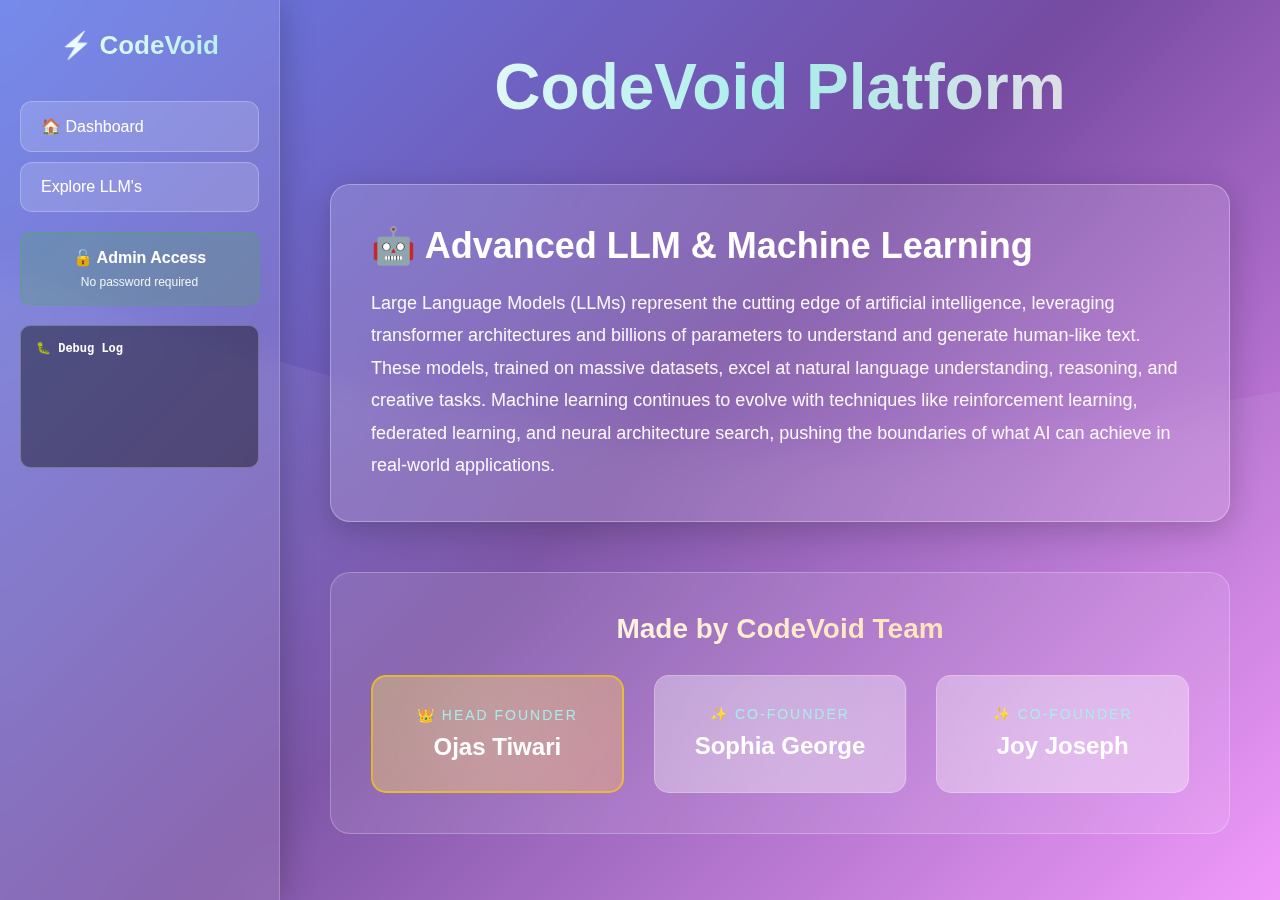
<file: index.html>
<!DOCTYPE html>
<html lang="en">
<head>
    <meta charset="UTF-8">
    <meta name="viewport" content="width=device-width, initial-scale=1.0">
    <title>CodeVoid - Advanced AI & ML Platform</title>
    <style>
        * {
            margin: 0;
            padding: 0;
            box-sizing: border-box;
        }

        html {
            height: 100%;
        }

        body {
            font-family: 'Segoe UI', Tahoma, Geneva, Verdana, sans-serif;
            background: linear-gradient(135deg, #667eea 0%, #764ba2 50%, #f093fb 100%);
            background-attachment: fixed;
            min-height: 100%;
            color: #fff;
            position: relative;
        }

        /* Animated Background Particles */
        body::before {
            content: '';
            position: fixed;
            top: 0;
            left: 0;
            width: 100%;
            height: 100%;
            background: url('data:image/svg+xml,<svg xmlns="http://www.w3.org/2000/svg" viewBox="0 0 1440 320"><path fill="%23ffffff10" d="M0,96L48,112C96,128,192,160,288,160C384,160,480,128,576,122.7C672,117,768,139,864,138.7C960,139,1056,117,1152,101.3C1248,85,1344,75,1392,69.3L1440,64L1440,320L1392,320C1344,320,1248,320,1152,320C1056,320,960,320,864,320C768,320,672,320,576,320C480,320,384,320,288,320C192,320,96,320,48,320L0,320Z"></path></svg>');
            background-size: cover;
            z-index: -1;
            animation: wave 15s ease-in-out infinite;
            pointer-events: none;
        }

        @keyframes wave {
            0%, 100% { transform: translateY(0); }
            50% { transform: translateY(-20px); }
        }

        /* Sidebar Navigation */
        .sidebar {
            position: fixed;
            left: 0;
            top: 0;
            width: 280px;
            height: 100vh;
            background: rgba(255, 255, 255, 0.1);
            -webkit-backdrop-filter: blur(15px);
            backdrop-filter: blur(15px);
            border-right: 1px solid rgba(255, 255, 255, 0.2);
            padding: 30px 20px;
            z-index: 1000;
            box-shadow: 4px 0 30px rgba(0, 0, 0, 0.2);
            overflow-y: auto;
        }

        .sidebar h2 {
            font-size: 26px;
            font-weight: 700;
            margin-bottom: 40px;
            text-align: center;
            background: linear-gradient(90deg, #fff, #a8edea);
            -webkit-background-clip: text;
            -webkit-text-fill-color: transparent;
            background-clip: text;
            animation: glow 2s ease-in-out infinite;
        }

        @keyframes glow {
            0%, 100% { filter: brightness(1); }
            50% { filter: brightness(1.3); }
        }

        .nav-item {
            padding: 15px 20px;
            margin: 10px 0;
            background: rgba(255, 255, 255, 0.15);
            border-radius: 12px;
            border: 1px solid rgba(255, 255, 255, 0.25);
            cursor: pointer;
            transition: all 0.3s ease;
            text-decoration: none;
            display: block;
            color: #fff;
            font-weight: 500;
        }

        .nav-item:hover {
            background: rgba(255, 255, 255, 0.3);
            transform: translateX(10px);
            box-shadow: 0 8px 20px rgba(0, 0, 0, 0.15);
        }

        .debug-log {
            max-height: 200px;
            overflow-y: auto;
            background: rgba(0, 0, 0, 0.4);
            border-radius: 10px;
            padding: 15px;
            margin-top: 20px;
            font-family: 'Courier New', monospace;
            font-size: 12px;
            border: 1px solid rgba(255, 255, 255, 0.25);
            cursor: pointer;
            transition: all 0.3s ease;
        }

        .debug-log:hover {
            background: rgba(0, 0, 0, 0.6);
            transform: scale(1.02);
        }

        .log-entry {
            padding: 5px 0;
            opacity: 0;
            animation: fadeInLog 0.5s forwards;
            color: #a8edea;
        }

        .log-entry:nth-child(2) { animation-delay: 0.1s; }
        .log-entry:nth-child(3) { animation-delay: 0.2s; }
        .log-entry:nth-child(4) { animation-delay: 0.3s; }
        .log-entry:nth-child(5) { animation-delay: 0.4s; }

        @keyframes fadeInLog {
            to { opacity: 1; }
        }

        .admin-access {
            margin-top: 20px;
            padding: 15px;
            background: rgba(76, 175, 80, 0.25);
            border-radius: 10px;
            text-align: center;
            border: 1px solid rgba(76, 175, 80, 0.5);
            animation: pulse 2s infinite;
            cursor: pointer;
            transition: all 0.3s ease;
        }

        .admin-access:hover {
            background: rgba(76, 175, 80, 0.4);
            transform: scale(1.05);
        }

        @keyframes pulse {
            0%, 100% { box-shadow: 0 0 10px rgba(76, 175, 80, 0.3); }
            50% { box-shadow: 0 0 20px rgba(76, 175, 80, 0.6); }
        }

        /* Main Content */
        .main-content {
            margin-left: 280px;
            padding: 50px;
            min-height: 100vh;
        }

        .header {
            text-align: center;
            margin-bottom: 60px;
        }

        .header h1 {
            font-size: 64px;
            font-weight: 900;
            background: linear-gradient(90deg, #fff, #a8edea, #fed6e3);
            -webkit-background-clip: text;
            -webkit-text-fill-color: transparent;
            background-clip: text;
            animation: slideDown 1s ease-out;
        }

        @keyframes slideDown {
            from { transform: translateY(-50px); opacity: 0; }
            to { transform: translateY(0); opacity: 1; }
        }

        /* Glassmorphism Article Card */
        .article-card {
            background: rgba(255, 255, 255, 0.15);
            -webkit-backdrop-filter: blur(20px);
            backdrop-filter: blur(20px);
            border-radius: 20px;
            padding: 40px;
            border: 1px solid rgba(255, 255, 255, 0.3);
            box-shadow: 0 8px 32px rgba(0, 0, 0, 0.2);
            margin-bottom: 50px;
            animation: fadeInUp 1s ease-out;
        }

        @keyframes fadeInUp {
            from { transform: translateY(50px); opacity: 0; }
            to { transform: translateY(0); opacity: 1; }
        }

        .article-card h2 {
            font-size: 36px;
            margin-bottom: 20px;
            color: #fff;
        }

        .article-card p {
            font-size: 18px;
            line-height: 1.8;
            color: rgba(255, 255, 255, 0.95);
        }

        /* Footer with Dynamic Founders */
        .footer {
            background: rgba(255, 255, 255, 0.1);
            -webkit-backdrop-filter: blur(15px);
            backdrop-filter: blur(15px);
            border-radius: 20px;
            padding: 40px;
            border: 1px solid rgba(255, 255, 255, 0.25);
            text-align: center;
        }

        .footer h3 {
            font-size: 28px;
            margin-bottom: 30px;
            background: linear-gradient(90deg, #fff, #ffd89b);
            -webkit-background-clip: text;
            -webkit-text-fill-color: transparent;
            background-clip: text;
        }

        .founders-grid {
            display: grid;
            grid-template-columns: repeat(auto-fit, minmax(250px, 1fr));
            gap: 30px;
            margin-top: 20px;
        }

        .founder-card {
            background: rgba(255, 255, 255, 0.2);
            -webkit-backdrop-filter: blur(10px);
            backdrop-filter: blur(10px);
            border-radius: 15px;
            padding: 30px;
            border: 1px solid rgba(255, 255, 255, 0.3);
            transition: all 0.4s ease;
            position: relative;
            overflow: hidden;
        }

        .founder-card::before {
            content: '';
            position: absolute;
            top: -50%;
            left: -50%;
            width: 200%;
            height: 200%;
            background: radial-gradient(circle, rgba(255, 255, 255, 0.15), transparent);
            animation: rotate 6s linear infinite;
        }

        @keyframes rotate {
            from { transform: rotate(0deg); }
            to { transform: rotate(360deg); }
        }

        .founder-card:hover {
            transform: translateY(-10px) scale(1.05);
            box-shadow: 0 15px 40px rgba(0, 0, 0, 0.3);
            background: rgba(255, 255, 255, 0.3);
        }

        .founder-title {
            font-size: 14px;
            color: #a8edea;
            text-transform: uppercase;
            letter-spacing: 2px;
            margin-bottom: 10px;
            position: relative;
            z-index: 1;
        }

        .founder-name {
            font-size: 24px;
            font-weight: 700;
            color: #fff;
            position: relative;
            z-index: 1;
        }

        .head-founder {
            background: linear-gradient(135deg, rgba(255, 215, 0, 0.25), rgba(255, 140, 0, 0.25));
            border: 2px solid rgba(255, 215, 0, 0.6);
        }

        @media (max-width: 768px) {
            .sidebar {
                width: 100%;
                height: auto;
                position: relative;
            }
            .main-content {
                margin-left: 0;
                padding: 20px;
            }
            .header h1 {
                font-size: 36px;
            }
        }
    </style>
</head>
<body>
    <!-- Sidebar Navigation -->
    <div class="sidebar">
        <h2>⚡ CodeVoid</h2>
        
        <a href="dashboard.html" class="nav-item">
            🏠 Dashboard
        </a>
        <a href="llm.html" class="nav-item">
            Explore LLM's
        </a>
        
        <div class="admin-access" onclick="window.location.href='Next.html'">
            <strong>🔓 Admin Access</strong>
            <p style="font-size: 12px; margin-top: 8px; color: rgba(255,255,255,0.9);">No password required</p>
        </div>

        <div class="debug-log" onclick="window.location.href='debuglog.html'">
            <strong style="color: #fff;">🐛 Debug Log</strong>
            <div class="log-entry">[INFO] System initialized</div>
            <div class="log-entry">[OK] API connected: 200ms</div>
            <div class="log-entry">[WARN] Cache rebuilding...</div>
            <div class="log-entry">[SUCCESS] Ready to deploy</div>
        </div>
    </div>

    <!-- Main Content -->
    <div class="main-content">
        <div class="header">
            <h1>CodeVoid Platform</h1>
        </div>

        <!-- Glassmorphism Article -->
        <div class="article-card">
            <h2>🤖 Advanced LLM & Machine Learning</h2>
            <p>
                Large Language Models (LLMs) represent the cutting edge of artificial intelligence, leveraging transformer architectures and billions of parameters to understand and generate human-like text. These models, trained on massive datasets, excel at natural language understanding, reasoning, and creative tasks. Machine learning continues to evolve with techniques like reinforcement learning, federated learning, and neural architecture search, pushing the boundaries of what AI can achieve in real-world applications.
            </p>
        </div>

        <!-- Footer with Dynamic Founders -->
        <div class="footer">
            <h3>Made by CodeVoid Team</h3>
            
            <div class="founders-grid">
                <div class="founder-card head-founder">
                    <div class="founder-title">👑 Head Founder</div>
                    <div class="founder-name">Ojas Tiwari</div>
                </div>

                <div class="founder-card">
                    <div class="founder-title">✨ Co-Founder</div>
                    <div class="founder-name">Sophia George</div>
                </div>

                <div class="founder-card">
                    <div class="founder-title">✨ Co-Founder</div>
                    <div class="founder-name">Joy Joseph</div>
                </div>
            </div>
        </div>
    </div>
</body>
</html>
</file>
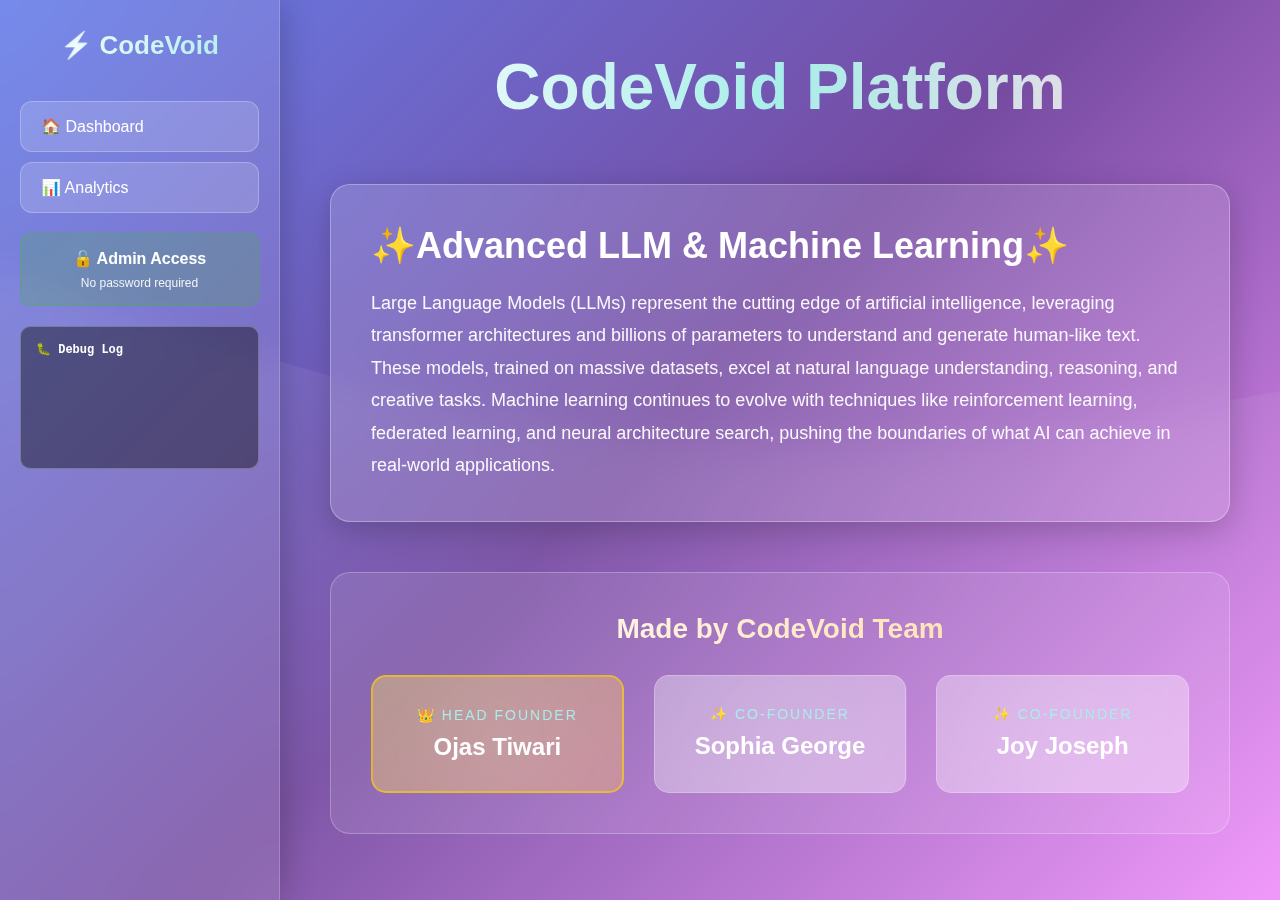
<file: Index.html>
<!DOCTYPE html>
<html lang="en">
<head>
    <meta charset="UTF-8">
    <meta name="viewport" content="width=device-width, initial-scale=1.0">
    <title>CodeVoid - Advanced AI & ML Platform</title>
    <style>
        * {
            margin: 0;
            padding: 0;
            box-sizing: border-box;
        }

        html {
            height: 100%;
        }

        body {
            font-family: 'Segoe UI', Tahoma, Geneva, Verdana, sans-serif;
            background: linear-gradient(135deg, #667eea 0%, #764ba2 50%, #f093fb 100%);
            background-attachment: fixed;
            min-height: 100%;
            color: #fff;
            position: relative;
        }

        /* Animated Background Particles */
        body::before {
            content: '';
            position: fixed;
            top: 0;
            left: 0;
            width: 100%;
            height: 100%;
            background: url('data:image/svg+xml,<svg xmlns="http://www.w3.org/2000/svg" viewBox="0 0 1440 320"><path fill="%23ffffff10" d="M0,96L48,112C96,128,192,160,288,160C384,160,480,128,576,122.7C672,117,768,139,864,138.7C960,139,1056,117,1152,101.3C1248,85,1344,75,1392,69.3L1440,64L1440,320L1392,320C1344,320,1248,320,1152,320C1056,320,960,320,864,320C768,320,672,320,576,320C480,320,384,320,288,320C192,320,96,320,48,320L0,320Z"></path></svg>');
            background-size: cover;
            z-index: -1;
            animation: wave 15s ease-in-out infinite;
            pointer-events: none;
        }

        @keyframes wave {
            0%, 100% { transform: translateY(0); }
            50% { transform: translateY(-20px); }
        }

        /* Sidebar Navigation */
        .sidebar {
            position: fixed;
            left: 0;
            top: 0;
            width: 280px;
            height: 100vh;
            background: rgba(255, 255, 255, 0.1);
            -webkit-backdrop-filter: blur(15px);
            backdrop-filter: blur(15px);
            border-right: 1px solid rgba(255, 255, 255, 0.2);
            padding: 30px 20px;
            z-index: 1000;
            box-shadow: 4px 0 30px rgba(0, 0, 0, 0.2);
            overflow-y: auto;
        }

        .sidebar h2 {
            font-size: 26px;
            font-weight: 700;
            margin-bottom: 40px;
            text-align: center;
            background: linear-gradient(90deg, #fff, #a8edea);
            -webkit-background-clip: text;
            -webkit-text-fill-color: transparent;
            background-clip: text;
            animation: glow 2s ease-in-out infinite;
        }

        @keyframes glow {
            0%, 100% { filter: brightness(1); }
            50% { filter: brightness(1.3); }
        }

        .nav-item {
            padding: 15px 20px;
            margin: 10px 0;
            background: rgba(255, 255, 255, 0.15);
            border-radius: 12px;
            border: 1px solid rgba(255, 255, 255, 0.25);
            cursor: pointer;
            transition: all 0.3s ease;
            text-decoration: none;
            display: block;
            color: #fff;
            font-weight: 500;
        }

        .nav-item:hover {
            background: rgba(255, 255, 255, 0.3);
            transform: translateX(10px);
            box-shadow: 0 8px 20px rgba(0, 0, 0, 0.15);
        }

        .debug-log {
            max-height: 200px;
            overflow-y: auto;
            background: rgba(0, 0, 0, 0.4);
            border-radius: 10px;
            padding: 15px;
            margin-top: 20px;
            font-family: 'Courier New', monospace;
            font-size: 12px;
            border: 1px solid rgba(255, 255, 255, 0.25);
            cursor: pointer;
            transition: all 0.3s ease;
        }

        .debug-log:hover {
            background: rgba(0, 0, 0, 0.6);
            transform: scale(1.02);
        }

        .log-entry {
            padding: 5px 0;
            opacity: 0;
            animation: fadeInLog 0.5s forwards;
            color: #a8edea;
        }

        .log-entry:nth-child(2) { animation-delay: 0.1s; }
        .log-entry:nth-child(3) { animation-delay: 0.2s; }
        .log-entry:nth-child(4) { animation-delay: 0.3s; }
        .log-entry:nth-child(5) { animation-delay: 0.4s; }

        @keyframes fadeInLog {
            to { opacity: 1; }
        }

        .admin-access {
            margin-top: 20px;
            padding: 15px;
            background: rgba(76, 175, 80, 0.25);
            border-radius: 10px;
            text-align: center;
            border: 1px solid rgba(76, 175, 80, 0.5);
            animation: pulse 2s infinite;
            cursor: pointer;
            transition: all 0.3s ease;
        }

        .admin-access:hover {
            background: rgba(76, 175, 80, 0.4);
            transform: scale(1.05);
        }

        @keyframes pulse {
            0%, 100% { box-shadow: 0 0 10px rgba(76, 175, 80, 0.3); }
            50% { box-shadow: 0 0 20px rgba(76, 175, 80, 0.6); }
        }

        /* Main Content */
        .main-content {
            margin-left: 280px;
            padding: 50px;
            min-height: 100vh;
        }

        .header {
            text-align: center;
            margin-bottom: 60px;
        }

        .header h1 {
            font-size: 64px;
            font-weight: 900;
            background: linear-gradient(90deg, #fff, #a8edea, #fed6e3);
            -webkit-background-clip: text;
            -webkit-text-fill-color: transparent;
            background-clip: text;
            animation: slideDown 1s ease-out;
        }

        @keyframes slideDown {
            from { transform: translateY(-50px); opacity: 0; }
            to { transform: translateY(0); opacity: 1; }
        }

        /* Glassmorphism Article Card */
        .article-card {
            background: rgba(255, 255, 255, 0.15);
            -webkit-backdrop-filter: blur(20px);
            backdrop-filter: blur(20px);
            border-radius: 20px;
            padding: 40px;
            border: 1px solid rgba(255, 255, 255, 0.3);
            box-shadow: 0 8px 32px rgba(0, 0, 0, 0.2);
            margin-bottom: 50px;
            animation: fadeInUp 1s ease-out;
        }

        @keyframes fadeInUp {
            from { transform: translateY(50px); opacity: 0; }
            to { transform: translateY(0); opacity: 1; }
        }

        .article-card h2 {
            font-size: 36px;
            margin-bottom: 20px;
            color: #fff;
        }

        .article-card p {
            font-size: 18px;
            line-height: 1.8;
            color: rgba(255, 255, 255, 0.95);
        }

        /* Footer with Dynamic Founders */
        .footer {
            background: rgba(255, 255, 255, 0.1);
            -webkit-backdrop-filter: blur(15px);
            backdrop-filter: blur(15px);
            border-radius: 20px;
            padding: 40px;
            border: 1px solid rgba(255, 255, 255, 0.25);
            text-align: center;
        }

        .footer h3 {
            font-size: 28px;
            margin-bottom: 30px;
            background: linear-gradient(90deg, #fff, #ffd89b);
            -webkit-background-clip: text;
            -webkit-text-fill-color: transparent;
            background-clip: text;
        }

        .founders-grid {
            display: grid;
            grid-template-columns: repeat(auto-fit, minmax(250px, 1fr));
            gap: 30px;
            margin-top: 20px;
        }

        .founder-card {
            background: rgba(255, 255, 255, 0.2);
            -webkit-backdrop-filter: blur(10px);
            backdrop-filter: blur(10px);
            border-radius: 15px;
            padding: 30px;
            border: 1px solid rgba(255, 255, 255, 0.3);
            transition: all 0.4s ease;
            position: relative;
            overflow: hidden;
        }

        .founder-card::before {
            content: '';
            position: absolute;
            top: -50%;
            left: -50%;
            width: 200%;
            height: 200%;
            background: radial-gradient(circle, rgba(255, 255, 255, 0.15), transparent);
            animation: rotate 6s linear infinite;
        }

        @keyframes rotate {
            from { transform: rotate(0deg); }
            to { transform: rotate(360deg); }
        }

        .founder-card:hover {
            transform: translateY(-10px) scale(1.05);
            box-shadow: 0 15px 40px rgba(0, 0, 0, 0.3);
            background: rgba(255, 255, 255, 0.3);
        }

        .founder-title {
            font-size: 14px;
            color: #a8edea;
            text-transform: uppercase;
            letter-spacing: 2px;
            margin-bottom: 10px;
            position: relative;
            z-index: 1;
        }

        .founder-name {
            font-size: 24px;
            font-weight: 700;
            color: #fff;
            position: relative;
            z-index: 1;
        }

        .head-founder {
            background: linear-gradient(135deg, rgba(255, 215, 0, 0.25), rgba(255, 140, 0, 0.25));
            border: 2px solid rgba(255, 215, 0, 0.6);
        }

        @media (max-width: 768px) {
            .sidebar {
                width: 100%;
                height: auto;
                position: relative;
            }
            .main-content {
                margin-left: 0;
                padding: 20px;
            }
            .header h1 {
                font-size: 36px;
            }
        }
    </style>
</head>
<body>
    <!-- Sidebar Navigation -->
    <div class="sidebar">
        <h2>⚡ CodeVoid</h2>
        
        <a href="dashboard.html" class="nav-item">
            🏠 Dashboard
        </a>
        <a href="DebugLog.html" class="nav-item">
            📊 Analytics
        </a>
        
        <div class="admin-access" onclick="window.location.href='Next.html'">
            <strong>🔓 Admin Access</strong>
            <p style="font-size: 12px; margin-top: 8px; color: rgba(255,255,255,0.9);">No password required</p>
        </div>

        <div class="debug-log" onclick="window.location.href='debuglog.html'">
            <strong style="color: #fff;">🐛 Debug Log</strong>
            <div class="log-entry">[INFO] System initialized</div>
            <div class="log-entry">[OK] API connected: 200ms</div>
            <div class="log-entry">[WARN] Cache rebuilding...</div>
            <div class="log-entry">[SUCCESS] Ready to deploy</div>
        </div>
    </div>

    <!-- Main Content -->
    <div class="main-content">
        <div class="header">
            <h1>CodeVoid Platform</h1>
        </div>

        <!-- Glassmorphism Article -->
        <div class="article-card">
            <h2>✨Advanced LLM & Machine Learning✨</h2>
            <p>
                Large Language Models (LLMs) represent the cutting edge of artificial intelligence, leveraging transformer architectures and billions of parameters to understand and generate human-like text. These models, trained on massive datasets, excel at natural language understanding, reasoning, and creative tasks. Machine learning continues to evolve with techniques like reinforcement learning, federated learning, and neural architecture search, pushing the boundaries of what AI can achieve in real-world applications.
            </p>
        </div>

        <!-- Footer with Dynamic Founders -->
        <div class="footer">
            <h3>Made by CodeVoid Team</h3>
            
            <div class="founders-grid">
                <div class="founder-card head-founder">
                    <div class="founder-title">👑 Head Founder</div>
                    <div class="founder-name">Ojas Tiwari</div>
                </div>

                <div class="founder-card">
                    <div class="founder-title">✨ Co-Founder</div>
                    <div class="founder-name">Sophia George</div>
                </div>

                <div class="founder-card">
                    <div class="founder-title">✨ Co-Founder</div>
                    <div class="founder-name">Joy Joseph</div>
                </div>
            </div>
        </div>
    </div>
</body>
</html>
</file>
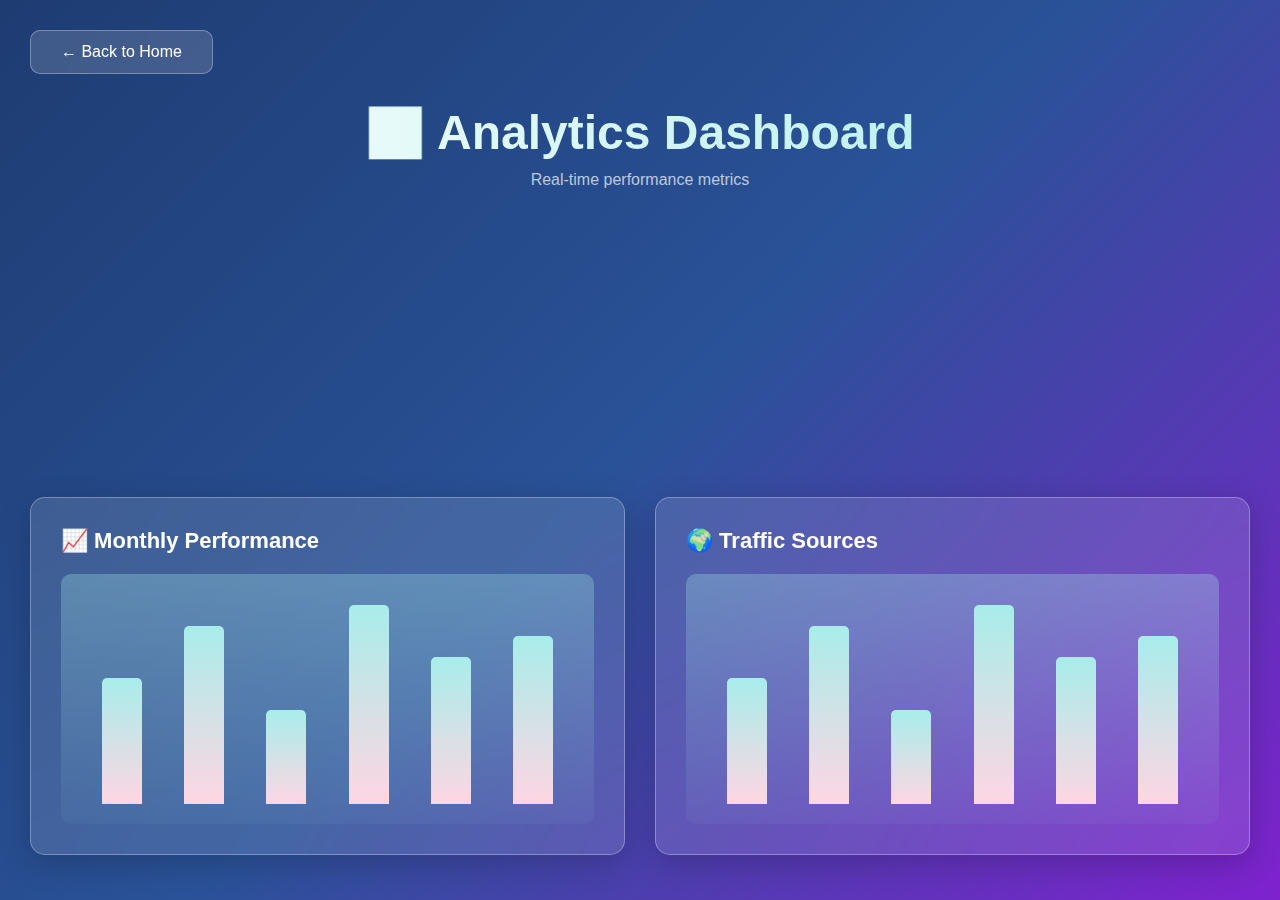
<file: Dashboard.html>
<!DOCTYPE html>
<html lang="en">
<head>
    <meta charset="UTF-8">
    <meta name="viewport" content="width=device-width, initial-scale=1.0">
    <title>Analytics Dashboard - CodeVoid</title>
    <style>
        * {
            margin: 0;
            padding: 0;
            box-sizing: border-box;
        }

        body {
            font-family: 'Segoe UI', Tahoma, Geneva, Verdana, sans-serif;
            background: linear-gradient(135deg, #1e3c72 0%, #2a5298 50%, #7e22ce 100%);
            min-height: 100vh;
            padding: 30px;
            color: #fff;
        }

        .container {
            max-width: 1400px;
            margin: 0 auto;
        }

        .header {
            text-align: center;
            margin-bottom: 50px;
        }

        .header h1 {
            font-size: 48px;
            font-weight: 900;
            background: linear-gradient(90deg, #fff, #a8edea);
            -webkit-background-clip: text;
            -webkit-text-fill-color: transparent;
            margin-bottom: 10px;
        }

        .back-btn {
            display: inline-block;
            padding: 12px 30px;
            background: rgba(255, 255, 255, 0.15);
            backdrop-filter: blur(10px);
            border-radius: 10px;
            color: #fff;
            text-decoration: none;
            margin-bottom: 30px;
            transition: all 0.3s ease;
            border: 1px solid rgba(255, 255, 255, 0.3);
        }

        .back-btn:hover {
            background: rgba(255, 255, 255, 0.25);
            transform: translateY(-3px);
        }

        .stats-grid {
            display: grid;
            grid-template-columns: repeat(auto-fit, minmax(250px, 1fr));
            gap: 25px;
            margin-bottom: 40px;
        }

        .stat-card {
            background: rgba(255, 255, 255, 0.12);
            backdrop-filter: blur(20px);
            -webkit-backdrop-filter: blur(20px);
            border-radius: 15px;
            padding: 30px;
            border: 1px solid rgba(255, 255, 255, 0.3);
            box-shadow: 0 8px 32px rgba(0, 0, 0, 0.2);
            transition: all 0.3s ease;
            animation: fadeIn 0.6s ease-out forwards;
            opacity: 0;
        }

        .stat-card:nth-child(1) { animation-delay: 0.1s; }
        .stat-card:nth-child(2) { animation-delay: 0.2s; }
        .stat-card:nth-child(3) { animation-delay: 0.3s; }
        .stat-card:nth-child(4) { animation-delay: 0.4s; }

        @keyframes fadeIn {
            to {
                opacity: 1;
                transform: translateY(0);
            }
            from {
                transform: translateY(20px);
            }
        }

        .stat-card:hover {
            transform: translateY(-5px);
            box-shadow: 0 12px 40px rgba(0, 0, 0, 0.3);
        }

        .stat-icon {
            font-size: 40px;
            margin-bottom: 15px;
        }

        .stat-title {
            font-size: 14px;
            color: rgba(255, 255, 255, 0.7);
            text-transform: uppercase;
            letter-spacing: 1px;
            margin-bottom: 10px;
        }

        .stat-value {
            font-size: 36px;
            font-weight: 700;
            margin-bottom: 10px;
        }

        .stat-change {
            font-size: 14px;
            color: #4ade80;
        }

        .stat-change.negative {
            color: #f87171;
        }

        .charts-section {
            display: grid;
            grid-template-columns: repeat(auto-fit, minmax(500px, 1fr));
            gap: 30px;
        }

        .chart-card {
            background: rgba(255, 255, 255, 0.12);
            backdrop-filter: blur(20px);
            -webkit-backdrop-filter: blur(20px);
            border-radius: 15px;
            padding: 30px;
            border: 1px solid rgba(255, 255, 255, 0.3);
            box-shadow: 0 8px 32px rgba(0, 0, 0, 0.2);
        }

        .chart-card h3 {
            font-size: 22px;
            margin-bottom: 20px;
            color: #fff;
        }

        .fake-chart {
            height: 250px;
            background: linear-gradient(180deg, rgba(168, 237, 234, 0.3) 0%, rgba(168, 237, 234, 0.05) 100%);
            border-radius: 10px;
            position: relative;
            overflow: hidden;
        }

        .chart-bars {
            display: flex;
            align-items: flex-end;
            justify-content: space-around;
            height: 100%;
            padding: 20px;
        }

        .bar {
            width: 40px;
            background: linear-gradient(180deg, #a8edea 0%, #fed6e3 100%);
            border-radius: 5px 5px 0 0;
            animation: growBar 1s ease-out forwards;
            transform-origin: bottom;
        }

        @keyframes growBar {
            from { transform: scaleY(0); }
            to { transform: scaleY(1); }
        }

        .bar:nth-child(1) { height: 60%; animation-delay: 0.1s; }
        .bar:nth-child(2) { height: 85%; animation-delay: 0.2s; }
        .bar:nth-child(3) { height: 45%; animation-delay: 0.3s; }
        .bar:nth-child(4) { height: 95%; animation-delay: 0.4s; }
        .bar:nth-child(5) { height: 70%; animation-delay: 0.5s; }
        .bar:nth-child(6) { height: 80%; animation-delay: 0.6s; }

        @media (max-width: 768px) {
            .charts-section {
                grid-template-columns: 1fr;
            }
        }
    </style>
</head>
<body>
    <div class="container">
        <a href="index.html" class="back-btn">← Back to Home</a>
        
        <div class="header">
            <h1>📊 Analytics Dashboard</h1>
            <p style="color: rgba(255,255,255,0.7); margin-top: 10px;">Real-time performance metrics</p>
        </div>

        <div class="stats-grid">
            <div class="stat-card">
                <div class="stat-icon">👥</div>
                <div class="stat-title">Total Users</div>
                <div class="stat-value">24,563</div>
                <div class="stat-change">↑ 12.5% from last month</div>
            </div>

            <div class="stat-card">
                <div class="stat-icon">💰</div>
                <div class="stat-title">Site Valuation</div>
                <div class="stat-value">$99,240</div>
                <div class="stat-change">↑ 8.3% from last month</div>
            </div>

            <div class="stat-card">
                <div class="stat-icon">⚡</div>
                <div class="stat-title">API Requests</div>
                <div class="stat-value">1.2M</div>
                <div class="stat-change">↑ 23.1% from last month</div>
            </div>

            <div class="stat-card">
                <div class="stat-icon">⏱️</div>
                <div class="stat-title">Avg Response Time</div>
                <div class="stat-value">142ms</div>
                <div class="stat-change negative">↓ 4.2% from last month</div>
            </div>
        </div>

        <div class="charts-section">
            <div class="chart-card">
                <h3>📈 Monthly Performance</h3>
                <div class="fake-chart">
                    <div class="chart-bars">
                        <div class="bar"></div>
                        <div class="bar"></div>
                        <div class="bar"></div>
                        <div class="bar"></div>
                        <div class="bar"></div>
                        <div class="bar"></div>
                    </div>
                </div>
            </div>

            <div class="chart-card">
                <h3>🌍 Traffic Sources</h3>
                <div class="fake-chart">
                    <div class="chart-bars">
                        <div class="bar"></div>
                        <div class="bar"></div>
                        <div class="bar"></div>
                        <div class="bar"></div>
                        <div class="bar"></div>
                        <div class="bar"></div>
                    </div>
                </div>
            </div>
        </div>
    </div>
</body>
</html>
</file>
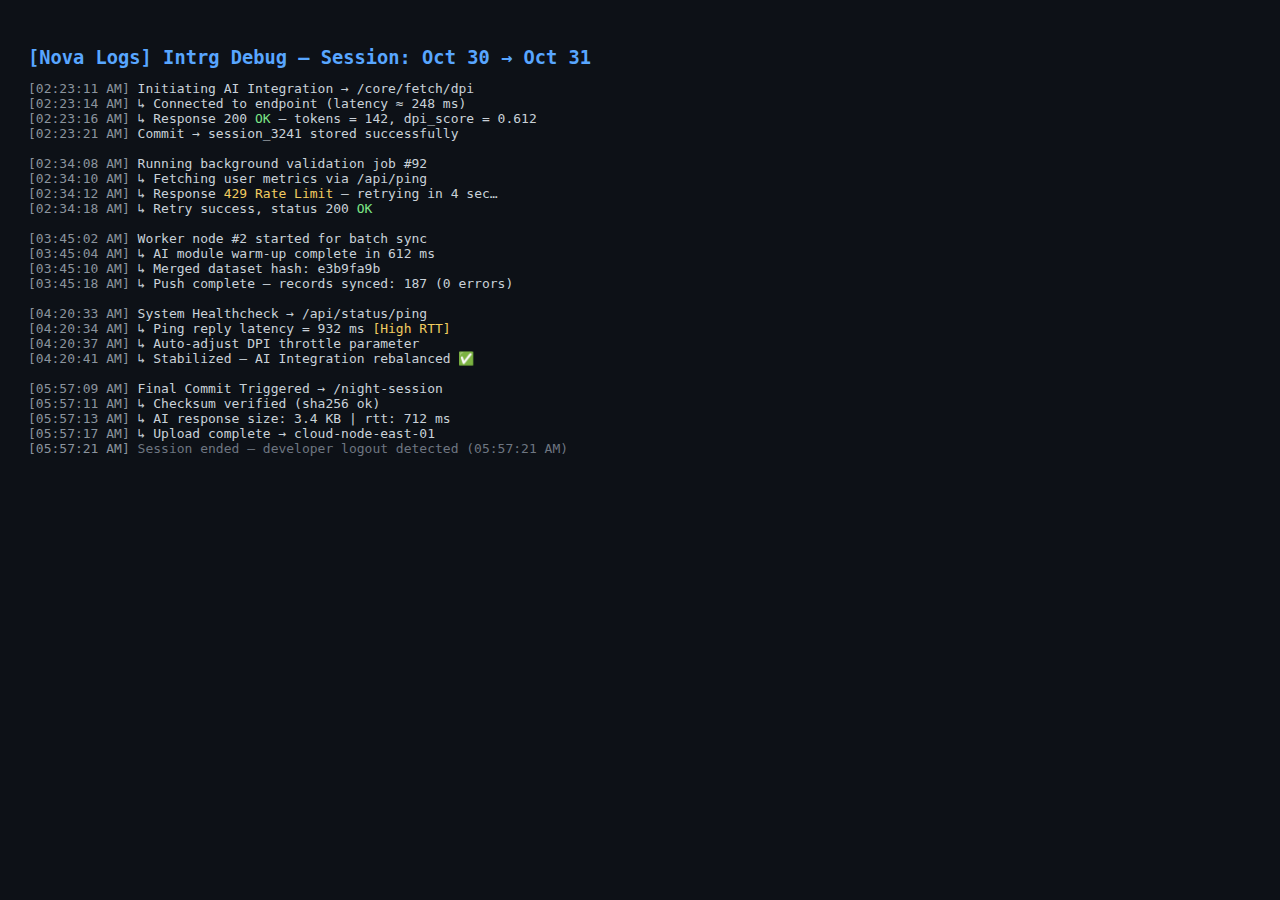
<file: DebugLog.html>
<!DOCTYPE html>
<html lang="en">
<head>
<meta charset="UTF-8">
<meta name="viewport" content="width=device-width, initial-scale=1.0">
<title>System Debug Log</title>
<style>
  body {
    background-color: #0d1117;
    color: #c9d1d9;
    font-family: "Roboto Mono", monospace;
    padding: 20px;
  }
  .time { color: #8b949e; }
  .ok { color: #7ee787; }
  .warn { color: #f2cc60; }
  .err { color: #ff7b72; }
  .muted { color: #6e7681; }
  .line { margin-bottom: 4px; }
  pre { white-space: pre-wrap; }
</style>
</head>
<body>
<h3 style="color:#58a6ff; margin-bottom:10px;">[Nova Logs] Intrg Debug — Session: Oct 30 → Oct 31</h3>
<pre>
<span class="line"><span class="time">[02:23:11 AM]</span> Initiating AI Integration → /core/fetch/dpi</span>
<span class="line"><span class="time">[02:23:14 AM]</span> ↳ Connected to endpoint (latency ≈ 248 ms)</span>
<span class="line"><span class="time">[02:23:16 AM]</span> ↳ Response 200 <span class="ok">OK</span> — tokens = 142, dpi_score = 0.612</span>
<span class="line"><span class="time">[02:23:21 AM]</span> Commit → session_3241 stored successfully</span>

<span class="line"><span class="time">[02:34:08 AM]</span> Running background validation job #92</span>
<span class="line"><span class="time">[02:34:10 AM]</span> ↳ Fetching user metrics via /api/ping</span>
<span class="line"><span class="time">[02:34:12 AM]</span> ↳ Response <span class="warn">429 Rate Limit</span> — retrying in 4 sec…</span>
<span class="line"><span class="time">[02:34:18 AM]</span> ↳ Retry success, status 200 <span class="ok">OK</span></span>

<span class="line"><span class="time">[03:45:02 AM]</span> Worker node #2 started for batch sync</span>
<span class="line"><span class="time">[03:45:04 AM]</span> ↳ AI module warm-up complete in 612 ms</span>
<span class="line"><span class="time">[03:45:10 AM]</span> ↳ Merged dataset hash: e3b9fa9b</span>
<span class="line"><span class="time">[03:45:18 AM]</span> ↳ Push complete — records synced: 187 (0 errors)</span>

<span class="line"><span class="time">[04:20:33 AM]</span> System Healthcheck → /api/status/ping</span>
<span class="line"><span class="time">[04:20:34 AM]</span> ↳ Ping reply latency = 932 ms <span class="warn">[High RTT]</span></span>
<span class="line"><span class="time">[04:20:37 AM]</span> ↳ Auto-adjust DPI throttle parameter</span>
<span class="line"><span class="time">[04:20:41 AM]</span> ↳ Stabilized — AI Integration rebalanced ✅</span>

<span class="line"><span class="time">[05:57:09 AM]</span> Final Commit Triggered → /night-session</span>
<span class="line"><span class="time">[05:57:11 AM]</span> ↳ Checksum verified (sha256 ok)</span>
<span class="line"><span class="time">[05:57:13 AM]</span> ↳ AI response size: 3.4 KB | rtt: 712 ms</span>
<span class="line"><span class="time">[05:57:17 AM]</span> ↳ Upload complete → cloud-node-east-01</span>
<span class="line"><span class="time">[05:57:21 AM]</span> <span class="muted">Session ended — developer logout detected (05:57:21 AM)</span>
</pre>
</body>
</html>
</file>
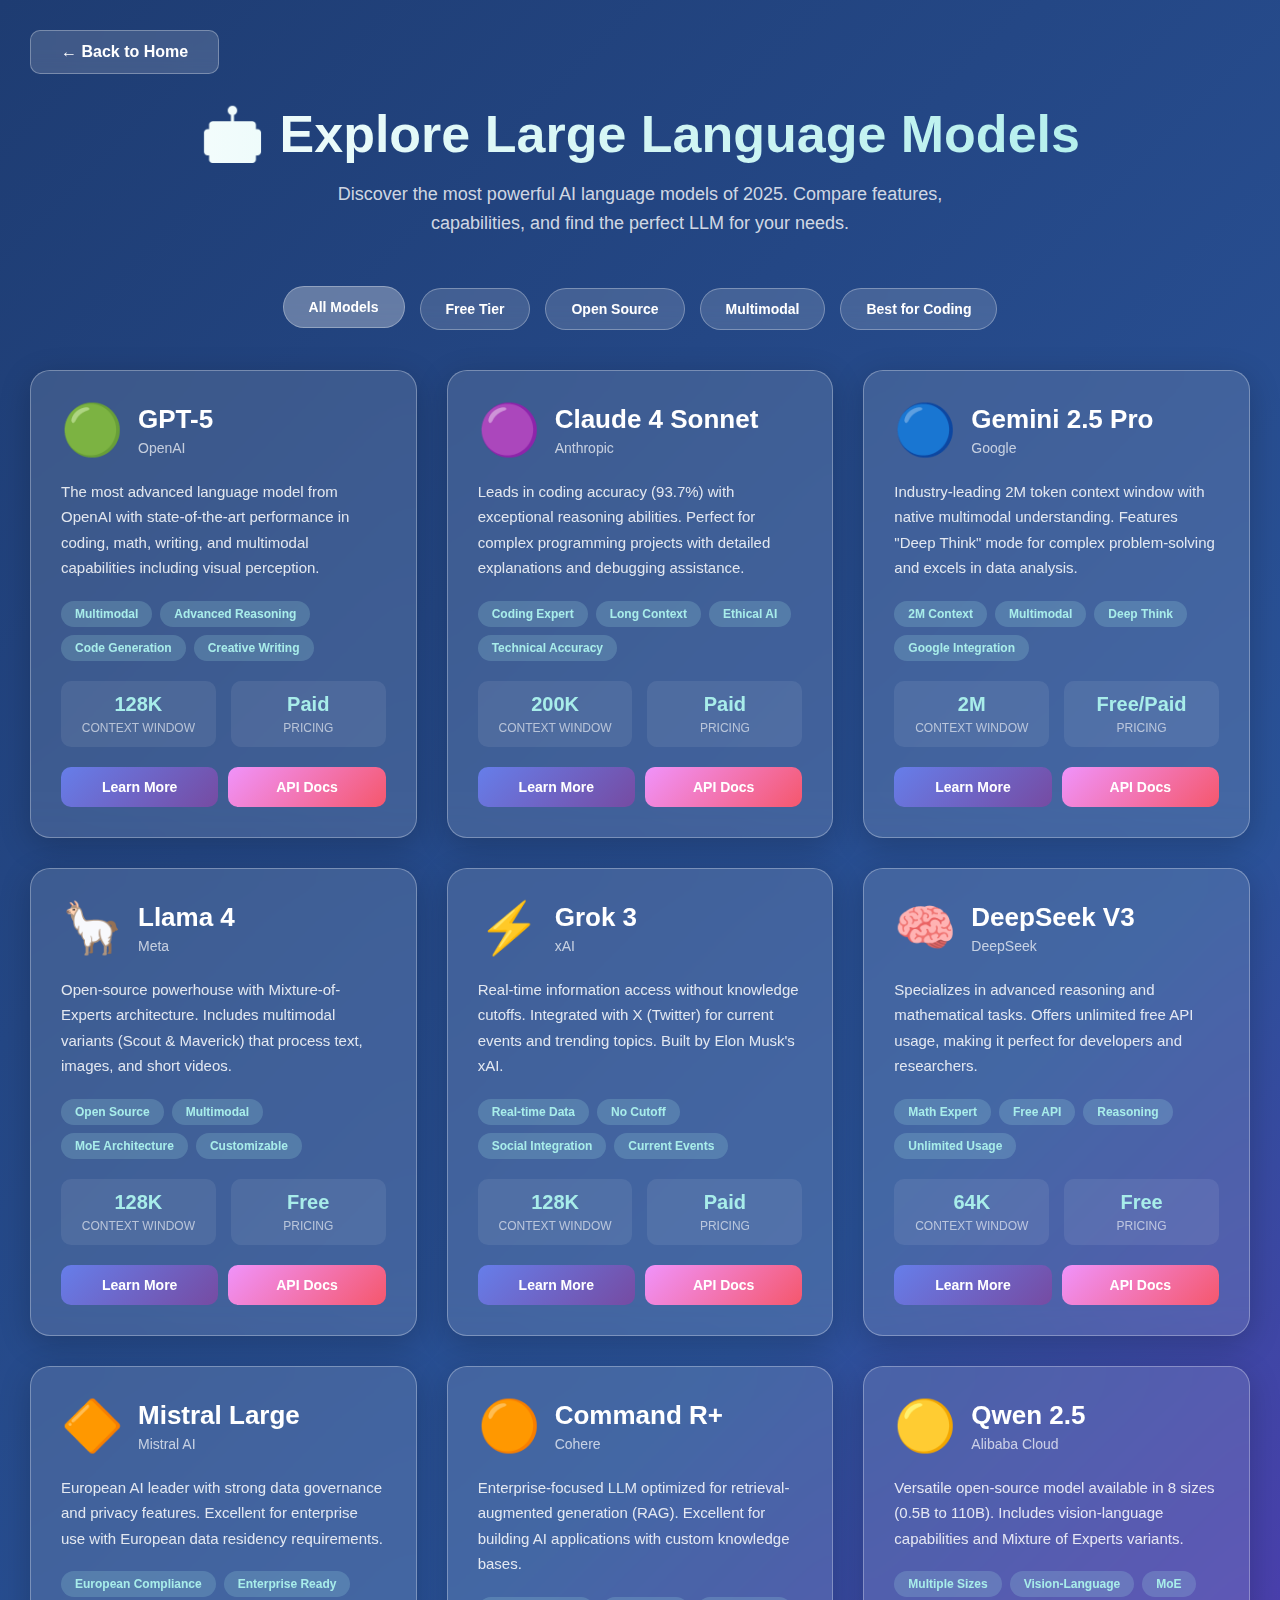
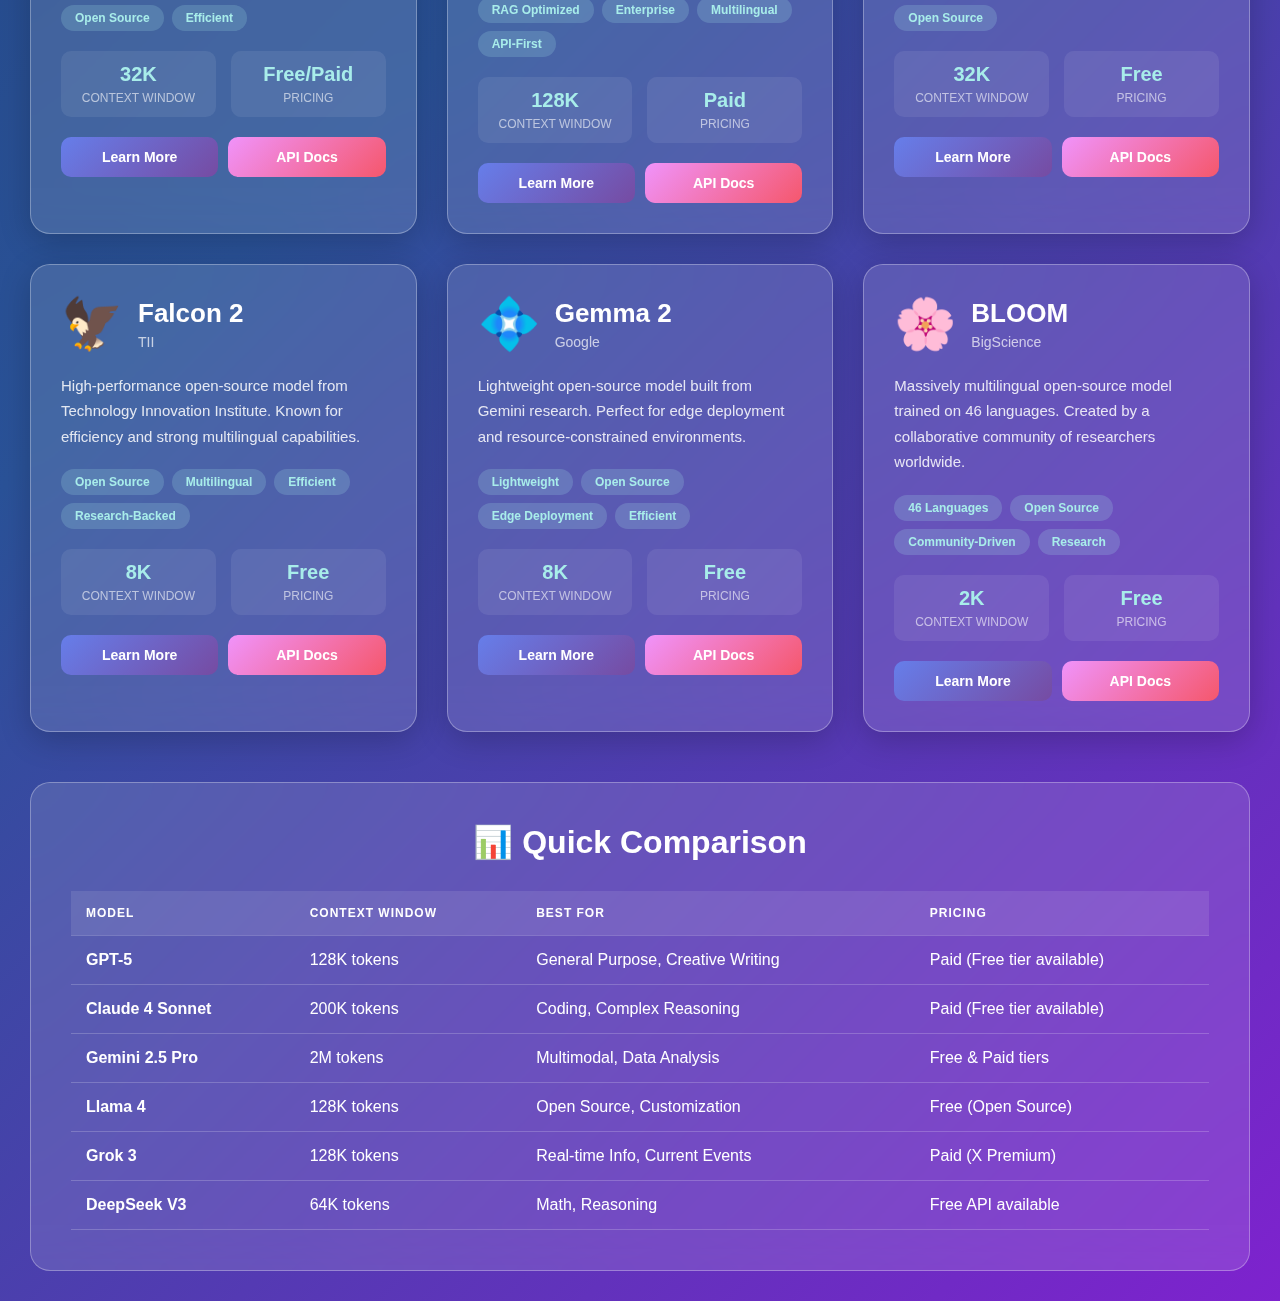
<file: llm.html>
<!DOCTYPE html>
<html lang="en"><head><meta http-equiv="Content-Type" content="text/html; charset=UTF-8"><link rel="stylesheet" type="text/css" href="cid:css-db6cb338-7227-442d-b478-c4c808d59733@mhtml.blink" />
    
    <meta name="viewport" content="width=device-width, initial-scale=1.0">
    <title>Explore LLMs - CodeVoid</title>
    <style>
        * { margin: 0px; padding: 0px; box-sizing: border-box; }

body { font-family: "Segoe UI", Tahoma, Geneva, Verdana, sans-serif; background: linear-gradient(135deg, rgb(30, 60, 114) 0%, rgb(42, 82, 152) 50%, rgb(126, 34, 206) 100%); min-height: 100vh; padding: 30px; color: rgb(255, 255, 255); }

.container { max-width: 1400px; margin: 0px auto; }

.back-btn { display: inline-block; padding: 12px 30px; background: rgba(255, 255, 255, 0.15); backdrop-filter: blur(10px); border-radius: 10px; color: rgb(255, 255, 255); text-decoration: none; margin-bottom: 30px; transition: 0.3s; border: 1px solid rgba(255, 255, 255, 0.3); font-weight: 600; }

.back-btn:hover { background: rgba(255, 255, 255, 0.25); transform: translateY(-3px); }

.header { text-align: center; margin-bottom: 50px; }

.header h1 { font-size: 52px; font-weight: 900; background: linear-gradient(90deg, rgb(255, 255, 255), rgb(168, 237, 234)) text; -webkit-text-fill-color: transparent; margin-bottom: 15px; }

.header p { font-size: 18px; color: rgba(255, 255, 255, 0.8); max-width: 700px; margin: 0px auto; line-height: 1.6; }

.filter-section { display: flex; justify-content: center; gap: 15px; margin-bottom: 40px; flex-wrap: wrap; }

.filter-btn { padding: 12px 25px; background: rgba(255, 255, 255, 0.15); backdrop-filter: blur(10px); border: 1px solid rgba(255, 255, 255, 0.3); border-radius: 25px; color: rgb(255, 255, 255); cursor: pointer; transition: 0.3s; font-size: 14px; font-weight: 600; }

.filter-btn:hover, .filter-btn.active { background: rgba(255, 255, 255, 0.3); transform: translateY(-2px); }

.llm-grid { display: grid; grid-template-columns: repeat(auto-fit, minmax(350px, 1fr)); gap: 30px; margin-bottom: 50px; }

.llm-card { background: rgba(255, 255, 255, 0.12); backdrop-filter: blur(20px); border-radius: 20px; padding: 30px; border: 1px solid rgba(255, 255, 255, 0.3); box-shadow: rgba(0, 0, 0, 0.2) 0px 8px 32px; transition: 0.4s; cursor: pointer; position: relative; overflow: hidden; }

.llm-card::before { content: ""; position: absolute; top: 0px; left: 0px; right: 0px; height: 5px; background: linear-gradient(90deg, rgb(168, 237, 234), rgb(254, 214, 227)); transform: scaleX(0); transition: transform 0.4s; }

.llm-card:hover::before { transform: scaleX(1); }

.llm-card:hover { transform: translateY(-10px); box-shadow: rgba(0, 0, 0, 0.4) 0px 15px 50px; }

.llm-header { display: flex; align-items: center; gap: 15px; margin-bottom: 20px; }

.llm-icon { font-size: 50px; }

.llm-title { flex: 1 1 0%; }

.llm-title h3 { font-size: 26px; margin-bottom: 5px; }

.llm-company { font-size: 14px; color: rgba(255, 255, 255, 0.7); }

.llm-description { color: rgba(255, 255, 255, 0.85); line-height: 1.7; margin-bottom: 20px; font-size: 15px; }

.llm-features { display: flex; flex-wrap: wrap; gap: 8px; margin-bottom: 20px; }

.feature-tag { padding: 6px 14px; background: rgba(168, 237, 234, 0.2); border-radius: 15px; font-size: 12px; font-weight: 600; color: rgb(168, 237, 234); }

.llm-stats { display: grid; grid-template-columns: repeat(2, 1fr); gap: 15px; margin-bottom: 20px; }

.stat-item { text-align: center; padding: 12px; background: rgba(255, 255, 255, 0.08); border-radius: 10px; }

.stat-value { font-size: 20px; font-weight: 700; color: rgb(168, 237, 234); margin-bottom: 5px; }

.stat-label { font-size: 12px; color: rgba(255, 255, 255, 0.6); text-transform: uppercase; }

.llm-links { display: flex; gap: 10px; }

.llm-link { flex: 1 1 0%; padding: 12px; text-align: center; background: linear-gradient(135deg, rgb(102, 126, 234) 0%, rgb(118, 75, 162) 100%); border-radius: 10px; color: rgb(255, 255, 255); text-decoration: none; font-weight: 600; transition: 0.3s; font-size: 14px; }

.llm-link:hover { transform: scale(1.05); box-shadow: rgba(102, 126, 234, 0.4) 0px 5px 20px; }

.llm-link.secondary { background: linear-gradient(135deg, rgb(240, 147, 251) 0%, rgb(245, 87, 108) 100%); }

.comparison-section { background: rgba(255, 255, 255, 0.12); backdrop-filter: blur(20px); border-radius: 20px; padding: 40px; margin-top: 50px; border: 1px solid rgba(255, 255, 255, 0.3); }

.comparison-section h2 { font-size: 32px; margin-bottom: 30px; text-align: center; }

.comparison-table { overflow-x: auto; }

table { width: 100%; border-collapse: collapse; }

th, td { padding: 15px; text-align: left; border-bottom: 1px solid rgba(255, 255, 255, 0.2); }

th { background: rgba(255, 255, 255, 0.1); font-weight: 700; text-transform: uppercase; font-size: 12px; letter-spacing: 1px; }

tr:hover { background: rgba(255, 255, 255, 0.05); }

@media (max-width: 768px) {
  .llm-grid { grid-template-columns: 1fr; }
  .header h1 { font-size: 36px; }
}

.hidden { display: none; }
------MultipartBoundary--EPjieYLXfD2pzO4WqywVttkS05JwltFicBxXONbTGo------
 
    </style>
</head>
<body>
    <div class="container">
        <a href="https://ppl-ai-code-interpreter-files.s3.amazonaws.com/web/direct-files/040825910841c6f211bf5ed7c87be843/fda4df48-e84e-4ca2-95ef-30cccd0a531f/index.html" class="back-btn">← Back to Home</a>

        <div class="header">
            <h1>🤖 Explore Large Language Models</h1>
            <p>Discover the most powerful AI language models of 2025. Compare features, capabilities, and find the perfect LLM for your needs.</p>
        </div>

        <div class="filter-section">
            <button class="filter-btn active">All Models</button>
            <button class="filter-btn">Free Tier</button>
            <button class="filter-btn">Open Source</button>
            <button class="filter-btn">Multimodal</button>
            <button class="filter-btn">Best for Coding</button>
        </div>

        <div class="llm-grid" id="llmGrid">
                <div class="llm-card" data-categories="multimodal,coding">
                    <div class="llm-header">
                        <div class="llm-icon">🟢</div>
                        <div class="llm-title">
                            <h3>GPT-5</h3>
                            <div class="llm-company">OpenAI</div>
                        </div>
                    </div>

                    <p class="llm-description">The most advanced language model from OpenAI with state-of-the-art performance in coding, math, writing, and multimodal capabilities including visual perception.</p>

                    <div class="llm-features">
                        <span class="feature-tag">Multimodal</span><span class="feature-tag">Advanced Reasoning</span><span class="feature-tag">Code Generation</span><span class="feature-tag">Creative Writing</span>
                    </div>

                    <div class="llm-stats">
                        <div class="stat-item">
                            <div class="stat-value">128K</div>
                            <div class="stat-label">Context Window</div>
                        </div>
                        <div class="stat-item">
                            <div class="stat-value">Paid</div>
                            <div class="stat-label">Pricing</div>
                        </div>
                    </div>

                    <div class="llm-links">
                        <a href="https://openai.com/gpt-5" target="_blank" class="llm-link">Learn More</a>
                        <a href="https://platform.openai.com/docs/api-reference" target="_blank" class="llm-link secondary">API Docs</a>
                    </div>
                </div>
            
                <div class="llm-card" data-categories="coding,free">
                    <div class="llm-header">
                        <div class="llm-icon">🟣</div>
                        <div class="llm-title">
                            <h3>Claude 4 Sonnet</h3>
                            <div class="llm-company">Anthropic</div>
                        </div>
                    </div>

                    <p class="llm-description">Leads in coding accuracy (93.7%) with exceptional reasoning abilities. Perfect for complex programming projects with detailed explanations and debugging assistance.</p>

                    <div class="llm-features">
                        <span class="feature-tag">Coding Expert</span><span class="feature-tag">Long Context</span><span class="feature-tag">Ethical AI</span><span class="feature-tag">Technical Accuracy</span>
                    </div>

                    <div class="llm-stats">
                        <div class="stat-item">
                            <div class="stat-value">200K</div>
                            <div class="stat-label">Context Window</div>
                        </div>
                        <div class="stat-item">
                            <div class="stat-value">Paid</div>
                            <div class="stat-label">Pricing</div>
                        </div>
                    </div>

                    <div class="llm-links">
                        <a href="https://www.anthropic.com/claude" target="_blank" class="llm-link">Learn More</a>
                        <a href="https://docs.anthropic.com/en/api" target="_blank" class="llm-link secondary">API Docs</a>
                    </div>
                </div>
            
                <div class="llm-card" data-categories="multimodal,free">
                    <div class="llm-header">
                        <div class="llm-icon">🔵</div>
                        <div class="llm-title">
                            <h3>Gemini 2.5 Pro</h3>
                            <div class="llm-company">Google</div>
                        </div>
                    </div>

                    <p class="llm-description">Industry-leading 2M token context window with native multimodal understanding. Features "Deep Think" mode for complex problem-solving and excels in data analysis.</p>

                    <div class="llm-features">
                        <span class="feature-tag">2M Context</span><span class="feature-tag">Multimodal</span><span class="feature-tag">Deep Think</span><span class="feature-tag">Google Integration</span>
                    </div>

                    <div class="llm-stats">
                        <div class="stat-item">
                            <div class="stat-value">2M</div>
                            <div class="stat-label">Context Window</div>
                        </div>
                        <div class="stat-item">
                            <div class="stat-value">Free/Paid</div>
                            <div class="stat-label">Pricing</div>
                        </div>
                    </div>

                    <div class="llm-links">
                        <a href="https://deepmind.google/technologies/gemini/" target="_blank" class="llm-link">Learn More</a>
                        <a href="https://ai.google.dev/gemini-api/docs" target="_blank" class="llm-link secondary">API Docs</a>
                    </div>
                </div>
            
                <div class="llm-card" data-categories="open-source,multimodal,free">
                    <div class="llm-header">
                        <div class="llm-icon">🦙</div>
                        <div class="llm-title">
                            <h3>Llama 4</h3>
                            <div class="llm-company">Meta</div>
                        </div>
                    </div>

                    <p class="llm-description">Open-source powerhouse with Mixture-of-Experts architecture. Includes multimodal variants (Scout &amp; Maverick) that process text, images, and short videos.</p>

                    <div class="llm-features">
                        <span class="feature-tag">Open Source</span><span class="feature-tag">Multimodal</span><span class="feature-tag">MoE Architecture</span><span class="feature-tag">Customizable</span>
                    </div>

                    <div class="llm-stats">
                        <div class="stat-item">
                            <div class="stat-value">128K</div>
                            <div class="stat-label">Context Window</div>
                        </div>
                        <div class="stat-item">
                            <div class="stat-value">Free</div>
                            <div class="stat-label">Pricing</div>
                        </div>
                    </div>

                    <div class="llm-links">
                        <a href="https://llama.meta.com/" target="_blank" class="llm-link">Learn More</a>
                        <a href="https://github.com/meta-llama/llama" target="_blank" class="llm-link secondary">API Docs</a>
                    </div>
                </div>
            
                <div class="llm-card" data-categories="multimodal">
                    <div class="llm-header">
                        <div class="llm-icon">⚡</div>
                        <div class="llm-title">
                            <h3>Grok 3</h3>
                            <div class="llm-company">xAI</div>
                        </div>
                    </div>

                    <p class="llm-description">Real-time information access without knowledge cutoffs. Integrated with X (Twitter) for current events and trending topics. Built by Elon Musk's xAI.</p>

                    <div class="llm-features">
                        <span class="feature-tag">Real-time Data</span><span class="feature-tag">No Cutoff</span><span class="feature-tag">Social Integration</span><span class="feature-tag">Current Events</span>
                    </div>

                    <div class="llm-stats">
                        <div class="stat-item">
                            <div class="stat-value">128K</div>
                            <div class="stat-label">Context Window</div>
                        </div>
                        <div class="stat-item">
                            <div class="stat-value">Paid</div>
                            <div class="stat-label">Pricing</div>
                        </div>
                    </div>

                    <div class="llm-links">
                        <a href="https://grok.x.ai/" target="_blank" class="llm-link">Learn More</a>
                        <a href="https://docs.x.ai/api" target="_blank" class="llm-link secondary">API Docs</a>
                    </div>
                </div>
            
                <div class="llm-card" data-categories="free,coding">
                    <div class="llm-header">
                        <div class="llm-icon">🧠</div>
                        <div class="llm-title">
                            <h3>DeepSeek V3</h3>
                            <div class="llm-company">DeepSeek</div>
                        </div>
                    </div>

                    <p class="llm-description">Specializes in advanced reasoning and mathematical tasks. Offers unlimited free API usage, making it perfect for developers and researchers.</p>

                    <div class="llm-features">
                        <span class="feature-tag">Math Expert</span><span class="feature-tag">Free API</span><span class="feature-tag">Reasoning</span><span class="feature-tag">Unlimited Usage</span>
                    </div>

                    <div class="llm-stats">
                        <div class="stat-item">
                            <div class="stat-value">64K</div>
                            <div class="stat-label">Context Window</div>
                        </div>
                        <div class="stat-item">
                            <div class="stat-value">Free</div>
                            <div class="stat-label">Pricing</div>
                        </div>
                    </div>

                    <div class="llm-links">
                        <a href="https://www.deepseek.com/" target="_blank" class="llm-link">Learn More</a>
                        <a href="https://platform.deepseek.com/api-docs" target="_blank" class="llm-link secondary">API Docs</a>
                    </div>
                </div>
            
                <div class="llm-card" data-categories="open-source,free">
                    <div class="llm-header">
                        <div class="llm-icon">🔶</div>
                        <div class="llm-title">
                            <h3>Mistral Large</h3>
                            <div class="llm-company">Mistral AI</div>
                        </div>
                    </div>

                    <p class="llm-description">European AI leader with strong data governance and privacy features. Excellent for enterprise use with European data residency requirements.</p>

                    <div class="llm-features">
                        <span class="feature-tag">European Compliance</span><span class="feature-tag">Enterprise Ready</span><span class="feature-tag">Open Source</span><span class="feature-tag">Efficient</span>
                    </div>

                    <div class="llm-stats">
                        <div class="stat-item">
                            <div class="stat-value">32K</div>
                            <div class="stat-label">Context Window</div>
                        </div>
                        <div class="stat-item">
                            <div class="stat-value">Free/Paid</div>
                            <div class="stat-label">Pricing</div>
                        </div>
                    </div>

                    <div class="llm-links">
                        <a href="https://mistral.ai/" target="_blank" class="llm-link">Learn More</a>
                        <a href="https://docs.mistral.ai/api/" target="_blank" class="llm-link secondary">API Docs</a>
                    </div>
                </div>
            
                <div class="llm-card" data-categories="coding">
                    <div class="llm-header">
                        <div class="llm-icon">🟠</div>
                        <div class="llm-title">
                            <h3>Command R+</h3>
                            <div class="llm-company">Cohere</div>
                        </div>
                    </div>

                    <p class="llm-description">Enterprise-focused LLM optimized for retrieval-augmented generation (RAG). Excellent for building AI applications with custom knowledge bases.</p>

                    <div class="llm-features">
                        <span class="feature-tag">RAG Optimized</span><span class="feature-tag">Enterprise</span><span class="feature-tag">Multilingual</span><span class="feature-tag">API-First</span>
                    </div>

                    <div class="llm-stats">
                        <div class="stat-item">
                            <div class="stat-value">128K</div>
                            <div class="stat-label">Context Window</div>
                        </div>
                        <div class="stat-item">
                            <div class="stat-value">Paid</div>
                            <div class="stat-label">Pricing</div>
                        </div>
                    </div>

                    <div class="llm-links">
                        <a href="https://cohere.com/" target="_blank" class="llm-link">Learn More</a>
                        <a href="https://docs.cohere.com/docs" target="_blank" class="llm-link secondary">API Docs</a>
                    </div>
                </div>
            
                <div class="llm-card" data-categories="open-source,multimodal,free">
                    <div class="llm-header">
                        <div class="llm-icon">🟡</div>
                        <div class="llm-title">
                            <h3>Qwen 2.5</h3>
                            <div class="llm-company">Alibaba Cloud</div>
                        </div>
                    </div>

                    <p class="llm-description">Versatile open-source model available in 8 sizes (0.5B to 110B). Includes vision-language capabilities and Mixture of Experts variants.</p>

                    <div class="llm-features">
                        <span class="feature-tag">Multiple Sizes</span><span class="feature-tag">Vision-Language</span><span class="feature-tag">MoE</span><span class="feature-tag">Open Source</span>
                    </div>

                    <div class="llm-stats">
                        <div class="stat-item">
                            <div class="stat-value">32K</div>
                            <div class="stat-label">Context Window</div>
                        </div>
                        <div class="stat-item">
                            <div class="stat-value">Free</div>
                            <div class="stat-label">Pricing</div>
                        </div>
                    </div>

                    <div class="llm-links">
                        <a href="https://qwenlm.github.io/" target="_blank" class="llm-link">Learn More</a>
                        <a href="https://github.com/QwenLM/Qwen" target="_blank" class="llm-link secondary">API Docs</a>
                    </div>
                </div>
            
                <div class="llm-card" data-categories="open-source,free">
                    <div class="llm-header">
                        <div class="llm-icon">🦅</div>
                        <div class="llm-title">
                            <h3>Falcon 2</h3>
                            <div class="llm-company">TII</div>
                        </div>
                    </div>

                    <p class="llm-description">High-performance open-source model from Technology Innovation Institute. Known for efficiency and strong multilingual capabilities.</p>

                    <div class="llm-features">
                        <span class="feature-tag">Open Source</span><span class="feature-tag">Multilingual</span><span class="feature-tag">Efficient</span><span class="feature-tag">Research-Backed</span>
                    </div>

                    <div class="llm-stats">
                        <div class="stat-item">
                            <div class="stat-value">8K</div>
                            <div class="stat-label">Context Window</div>
                        </div>
                        <div class="stat-item">
                            <div class="stat-value">Free</div>
                            <div class="stat-label">Pricing</div>
                        </div>
                    </div>

                    <div class="llm-links">
                        <a href="https://falconllm.tii.ae/" target="_blank" class="llm-link">Learn More</a>
                        <a href="https://huggingface.co/tiiuae" target="_blank" class="llm-link secondary">API Docs</a>
                    </div>
                </div>
            
                <div class="llm-card" data-categories="open-source,free">
                    <div class="llm-header">
                        <div class="llm-icon">💠</div>
                        <div class="llm-title">
                            <h3>Gemma 2</h3>
                            <div class="llm-company">Google</div>
                        </div>
                    </div>

                    <p class="llm-description">Lightweight open-source model built from Gemini research. Perfect for edge deployment and resource-constrained environments.</p>

                    <div class="llm-features">
                        <span class="feature-tag">Lightweight</span><span class="feature-tag">Open Source</span><span class="feature-tag">Edge Deployment</span><span class="feature-tag">Efficient</span>
                    </div>

                    <div class="llm-stats">
                        <div class="stat-item">
                            <div class="stat-value">8K</div>
                            <div class="stat-label">Context Window</div>
                        </div>
                        <div class="stat-item">
                            <div class="stat-value">Free</div>
                            <div class="stat-label">Pricing</div>
                        </div>
                    </div>

                    <div class="llm-links">
                        <a href="https://ai.google.dev/gemma" target="_blank" class="llm-link">Learn More</a>
                        <a href="https://github.com/google/gemma_pytorch" target="_blank" class="llm-link secondary">API Docs</a>
                    </div>
                </div>
            
                <div class="llm-card" data-categories="open-source,free">
                    <div class="llm-header">
                        <div class="llm-icon">🌸</div>
                        <div class="llm-title">
                            <h3>BLOOM</h3>
                            <div class="llm-company">BigScience</div>
                        </div>
                    </div>

                    <p class="llm-description">Massively multilingual open-source model trained on 46 languages. Created by a collaborative community of researchers worldwide.</p>

                    <div class="llm-features">
                        <span class="feature-tag">46 Languages</span><span class="feature-tag">Open Source</span><span class="feature-tag">Community-Driven</span><span class="feature-tag">Research</span>
                    </div>

                    <div class="llm-stats">
                        <div class="stat-item">
                            <div class="stat-value">2K</div>
                            <div class="stat-label">Context Window</div>
                        </div>
                        <div class="stat-item">
                            <div class="stat-value">Free</div>
                            <div class="stat-label">Pricing</div>
                        </div>
                    </div>

                    <div class="llm-links">
                        <a href="https://huggingface.co/bigscience/bloom" target="_blank" class="llm-link">Learn More</a>
                        <a href="https://huggingface.co/docs/transformers/model_doc/bloom" target="_blank" class="llm-link secondary">API Docs</a>
                    </div>
                </div>
            </div>

        <div class="comparison-section">
            <h2>📊 Quick Comparison</h2>
            <div class="comparison-table">
                <table>
                    <thead>
                        <tr>
                            <th>Model</th>
                            <th>Context Window</th>
                            <th>Best For</th>
                            <th>Pricing</th>
                        </tr>
                    </thead>
                    <tbody>
                        <tr>
                            <td><strong>GPT-5</strong></td>
                            <td>128K tokens</td>
                            <td>General Purpose, Creative Writing</td>
                            <td>Paid (Free tier available)</td>
                        </tr>
                        <tr>
                            <td><strong>Claude 4 Sonnet</strong></td>
                            <td>200K tokens</td>
                            <td>Coding, Complex Reasoning</td>
                            <td>Paid (Free tier available)</td>
                        </tr>
                        <tr>
                            <td><strong>Gemini 2.5 Pro</strong></td>
                            <td>2M tokens</td>
                            <td>Multimodal, Data Analysis</td>
                            <td>Free &amp; Paid tiers</td>
                        </tr>
                        <tr>
                            <td><strong>Llama 4</strong></td>
                            <td>128K tokens</td>
                            <td>Open Source, Customization</td>
                            <td>Free (Open Source)</td>
                        </tr>
                        <tr>
                            <td><strong>Grok 3</strong></td>
                            <td>128K tokens</td>
                            <td>Real-time Info, Current Events</td>
                            <td>Paid (X Premium)</td>
                        </tr>
                        <tr>
                            <td><strong>DeepSeek V3</strong></td>
                            <td>64K tokens</td>
                            <td>Math, Reasoning</td>
                            <td>Free API available</td>
                        </tr>
                    </tbody>
                </table>
            </div>
        </div>
    </div>

    

</body></html>
</file>
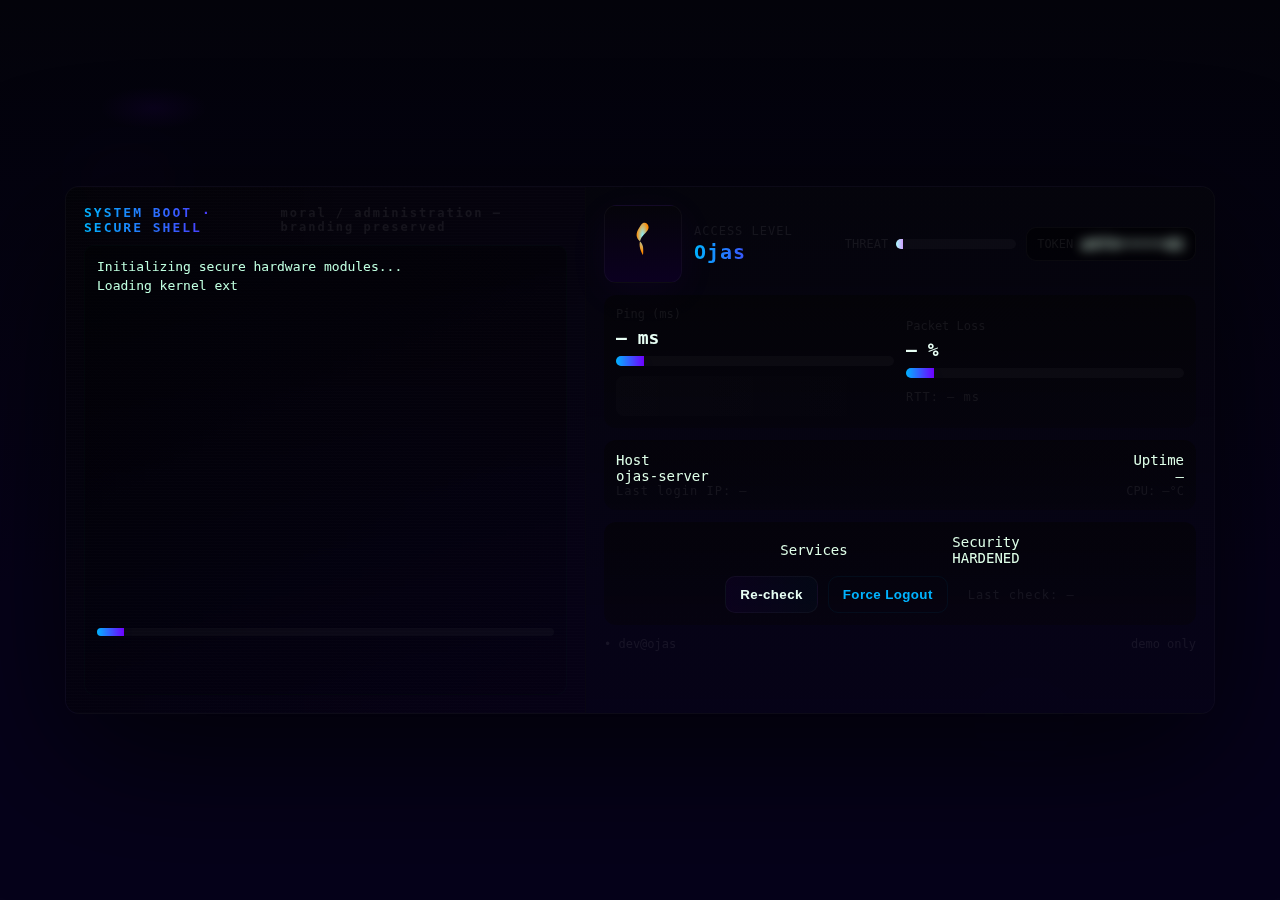
<file: Next.html>
<!doctype html>
<html lang="en">
<head>
  <meta charset="utf-8" />
  <meta name="viewport" content="width=device-width,initial-scale=1" />
  <title>Root Access — Ojas Core (Aurora Agency)</title>
  <meta name="description" content="Demo: Aurora hacker/agency admin console (visual only)" />
  <style>
    :root{
      --bg-1: #03030a;
      --bg-2: #06021a;
      --aurora-a: #6f00ff;
      --aurora-b: #00b3ff;
      --accent: #9effd6;
      --muted: rgba(255,255,255,0.07);
      --card: rgba(255,255,255,0.03);
      --danger: #ff8a8a;
      --glass-radius: 12px;
      --mono: ui-monospace, "Roboto Mono", Menlo, monospace;
    }
    *{box-sizing:border-box;margin:0;padding:0}
    html,body{height:100%;font-family:var(--mono);background:
      radial-gradient(900px 360px at 12% 12%, rgba(111,0,255,0.06), transparent 6%),
      linear-gradient(180deg,var(--bg-1) 0%, var(--bg-2) 65%);
      color:#dfffe9; -webkit-font-smoothing:antialiased; font-size:14px;}

    /* container */
    .stage{min-height:100vh;display:flex;align-items:center;justify-content:center;padding:20px}
    .console{
      width:1150px; max-width:96%;
      display:grid;
      grid-template-columns: 520px 1fr;
      gap:0;
      border-radius:14px; overflow:hidden;
      background: linear-gradient(180deg, rgba(6,6,10,0.6), rgba(8,4,20,0.38));
      border:1px solid rgba(255,255,255,0.03);
      box-shadow: 0 40px 140px rgba(0,0,0,0.72);
      transform: translateZ(0);
    }

    /* AURORA BACKDROP (animated) */
    .aurora {
      position:absolute; inset:0; pointer-events:none; z-index:0;
      background:
        radial-gradient(800px 220px at 10% 20%, rgba(111,0,255,0.06), transparent 8%),
        radial-gradient(700px 200px at 80% 80%, rgba(0,179,255,0.04), transparent 8%);
      mix-blend-mode: screen; opacity:0.9;
      filter: blur(30px) saturate(1.15);
      animation: auroraMove 9s linear infinite;
    }
    @keyframes auroraMove {
      0%{ transform: translateX(-6%) translateY(0) }
      50%{ transform: translateX(6%) translateY(-2%) }
      100%{ transform: translateX(-6%) translateY(0) }
    }

    /* LEFT - terminal */
    .left{ padding:18px; position:relative; z-index:1; background:linear-gradient(90deg, rgba(2,2,4,0.4), rgba(8,2,20,0.26)); border-right:1px solid rgba(255,255,255,0.02) }
    .title{ font-size:12px; color:var(--muted); letter-spacing:2px; display:flex; align-items:center; gap:12px; margin-bottom:10px}
    .glitch{ font-weight:800; font-size:13px; background: linear-gradient(90deg,var(--aurora-b),var(--aurora-a)); -webkit-background-clip:text; color:transparent; position:relative;}
    .terminal{ background: linear-gradient(180deg, rgba(2,2,3,0.34), rgba(2,2,3,0.06)); padding:12px; border-radius:10px; height:450px; overflow:hidden; border:1px solid rgba(0,255,176,0.02) }
    .terminal::before{ content:""; position:absolute; inset:0; background-image: linear-gradient(rgba(255,255,255,0.006) 1px, transparent 1px); background-size:100% 3px; mix-blend-mode:overlay; pointer-events:none; opacity:0.6 }
    .boot-lines{ font-size:13px; line-height:1.45; color:#bfffe0; white-space:pre-wrap; height:360px; overflow:auto; padding-right:8px; }
    .boot-progress{ height:8px; width:100%; border-radius:6px; background: rgba(255,255,255,0.03); margin-top:10px; overflow:hidden; }
    .boot-progress > i{ display:block; height:100%; width:0%; background: linear-gradient(90deg,var(--aurora-b), var(--aurora-a)); box-shadow:0 0 28px rgba(111,0,255,0.06); transition: width 380ms linear; }

    /* RIGHT - dashboard */
    .right{ padding:18px; position:relative; z-index:1; display:flex; flex-direction:column; gap:12px; justify-content:flex-start; }
    .top-row{ display:flex; justify-content:space-between; align-items:center; gap:10px }
    .avatar{ width:78px; height:78px; border-radius:12px; background:linear-gradient(180deg,#05040a,#0b0020); display:flex; align-items:center; justify-content:center; border:1px solid rgba(255,255,255,0.04); box-shadow:0 10px 40px rgba(111,0,255,0.06); overflow:visible; }
    .name-wrap{ display:flex; flex-direction:column; gap:2px }
    .label-small{ font-size:12px; color:var(--muted); letter-spacing:1px; }
    .name{ font-size:20px; font-weight:800; background: linear-gradient(90deg,var(--aurora-b),var(--aurora-a)); -webkit-background-clip:text; -webkit-text-fill-color:transparent; letter-spacing:1px; }

    .panel{ background: linear-gradient(180deg, rgba(3,3,4,0.56), rgba(5,5,6,0.36)); border-radius:12px; padding:12px; display:flex; gap:12px; align-items:center; }
    .stat{ flex:1; min-width:0; }
    .stat .label{ font-size:12px; color:var(--muted); margin-bottom:6px; }
    .stat .value{ font-size:18px; font-weight:700; color:#e8fff5; }

    .meter{ height:10px; width:100%; background: rgba(255,255,255,0.03); border-radius:999px; overflow:hidden; margin-top:8px; }
    .meter > i{ display:block; height:100%; width:10%; background: linear-gradient(90deg,var(--aurora-b),var(--aurora-a)); transition: width 700ms cubic-bezier(.22,.9,.3,1); box-shadow:0 6px 18px rgba(111,0,255,0.06); }

    .action-row{ display:flex; gap:10px; align-items:center; margin-top:6px; }
    .btn{ padding:10px 14px; border-radius:10px; border:1px solid rgba(255,255,255,0.04); background: linear-gradient(90deg, rgba(111,0,255,0.06), rgba(0,179,255,0.03)); cursor:pointer; color:#e8fff5; font-weight:700; letter-spacing:0.4px; }
    .btn.secondary{ background:transparent; color:var(--aurora-b); border:1px solid rgba(0,179,255,0.06); }

    .services{ display:flex; gap:8px; flex-wrap:wrap; }
    .svc { padding:6px 8px; border-radius:8px; font-size:12px; border:1px solid rgba(255,255,255,0.03); background: rgba(255,255,255,0.02); display:flex; gap:8px; align-items:center; }

    .threat{ display:flex; align-items:center; gap:8px }
    .threat .bar{ width:120px; height:10px; border-radius:999px; background:rgba(255,255,255,0.03); overflow:hidden; }
    .threat .bar>i{ height:100%; display:block; width:6%; background:linear-gradient(90deg,#aaffff,#d1a0ff); box-shadow:0 6px 18px rgba(111,0,255,0.06); transition: width 380ms }

    .token{ margin-left:auto; padding:8px 10px; border-radius:10px; background:rgba(0,0,0,0.45); border:1px solid rgba(255,255,255,0.03); display:flex; gap:8px; align-items:center }
    .token .val{ font-weight:800; letter-spacing:1px }
    .token .val.blurred{ filter: blur(6px); transition: filter .35s }
    .token .val.blurred.show{ filter: blur(0) }

    canvas.spark{ width:100%; height:40px; display:block; border-radius:8px; background: linear-gradient(90deg, rgba(255,255,255,0.01), transparent); }

    @media (prefers-reduced-motion: reduce) {
      * { animation: none !important; transition: none !important; transform:none !important; }
      .aurora { animation: none !important; filter: none !important; opacity:0.8 }
    }

    @media (max-width:960px){
      .console{ grid-template-columns: 1fr; }
      .left{ order:1 } .right{ order:2 }
      .avatar{ width:64px; height:64px }
    }
  </style>
</head>
<body>
  <div class="aurora" aria-hidden="true"></div>

  <div class="stage">
    <div class="console" role="region" aria-label="admin-console">
      <!-- LEFT: Terminal -->
      <div class="left">
        <div class="title">
          <span class="glitch" data-text="SYSTEM BOOT · SECURE SHELL">SYSTEM BOOT · SECURE SHELL</span>
          <small style="color:var(--muted); margin-left:auto; font-weight:600; font-size:12px">moral / administration — branding preserved</small>
        </div>

        <div class="terminal" aria-live="polite" aria-atomic="true">
          <div class="boot-lines" id="bootLines" role="log"></div>
          <div class="boot-progress" aria-hidden="true"><i id="bootBar"></i></div>
          <div class="noise" aria-hidden="true"></div>
        </div>
      </div>

      <!-- RIGHT: Dashboard -->
      <div class="right" role="region" aria-label="dashboard">
        <div class="top-row">
          <div style="display:flex;align-items:center;gap:12px">
            <div class="avatar" id="avatar" aria-hidden="true">
              <svg width="56" height="56" viewBox="0 0 200 200" xmlns="http://www.w3.org/2000/svg" aria-hidden="true">
                <defs><radialGradient id="fg" cx="50%" cy="40%"><stop offset="0%" stop-color="#8ef"/><stop offset="100%" stop-color="#ff8a00"/></radialGradient></defs>
                <path d="M100 140 C88 118,84 100,92 82 C100 64,120 56,120 40 C120 24,102 18,94 30 C86 42,74 58,78 74 C82 90,98 92,100 110 C102 128,100 140,100 140Z" fill="url(#fg)"/>
              </svg>
            </div>
            <div class="name-wrap">
              <div class="label-small">ACCESS LEVEL</div>
              <div class="name" id="displayName">Ojas</div>
            </div>
          </div>

          <div style="display:flex;gap:10px;align-items:center">
            <div class="threat"><div style="font-size:12px;color:var(--muted)">THREAT</div><div class="bar"><i id="threatBar"></i></div></div>
            <div class="token" title="Demo token (hover to reveal)"><div style="font-size:12px;color:var(--muted)">TOKEN</div><div class="val blurred" id="secretToken">a9f4•••••d2</div></div>
          </div>
        </div>

        <div class="panel">
          <div class="stat">
            <div class="label">Ping (ms)</div>
            <div class="value" id="pingVal">— ms</div>
            <div class="meter" aria-hidden="true"><i id="pingBar"></i></div>
            <canvas class="spark" id="pingSpark" width="400" height="40" aria-hidden="true" style="margin-top:10px"></canvas>
          </div>

          <div class="stat">
            <div class="label">Packet Loss</div>
            <div class="value" id="packetVal">— %</div>
            <div class="meter" aria-hidden="true"><i id="packetBar"></i></div>
            <div style="margin-top:10px"><small class="label-small" id="lastRtt">RTT: — ms</small></div>
          </div>
        </div>

        <div class="panel" style="align-items:center;justify-content:space-between;">
          <div style="flex:1">
            <div class="label">Host</div>
            <div class="value" id="hostName">ojas-server</div>
            <div class="label-small" id="lastLogin">Last login IP: —</div>
          </div>

          <div style="width:160px;text-align:right">
            <div class="label">Uptime</div>
            <div class="value" id="uptime">—</div>
            <div style="font-size:12px;color:var(--muted)" id="cpuTemp">CPU: —°C</div>
          </div>
        </div>

        <div class="panel" style="flex-direction:column;gap:10px;">
          <div style="display:flex;gap:12px;align-items:center;">
            <div style="flex:1">
              <div class="label">Services</div>
              <div class="services" id="services"></div>
            </div>

            <div style="min-width:160px;text-align:right">
              <div class="label">Security</div>
              <div class="value" id="secState">HARDENED</div>
            </div>
          </div>

          <div style="display:flex;gap:10px;align-items:center;">
            <button class="btn" id="recheck" aria-label="Re-check server status" role="button">Re-check</button>
            <button class="btn secondary" id="forceLogout" aria-label="Force logout all sessions" role="button">Force Logout</button>
            <div style="flex:1"></div>
            <div class="label-small" id="lastCheck">Last check: —</div>
          </div>
        </div>

        <div style="display:flex;gap:10px;align-items:center;">
          <div style="font-size:12px;color:var(--muted)">• dev@<span id="devName">ojas</span></div>
          <div style="margin-left:auto;color:var(--muted);font-size:12px" id="demoNote">demo only</div>
        </div>

      </div>
    </div>
  </div>

  <script>
    /* ---------- util ---------- */
    const randInt = (a,b)=>Math.floor(Math.random()*(b-a+1))+a;
    const clamp = (v,min,max)=>Math.max(min, Math.min(max, v));
    const smooth = (cur,target,step=0.08)=> cur + (target - cur) * step;

    /* ---------- elements ---------- */
    const bootLinesEl = document.getElementById('bootLines');
    const bootBarEl = document.getElementById('bootBar');
    const pingVal = document.getElementById('pingVal');
    const pingBar = document.getElementById('pingBar');
    const packetVal = document.getElementById('packetVal');
    const packetBar = document.getElementById('packetBar');
    const pingSpark = document.getElementById('pingSpark');
    const lastRtt = document.getElementById('lastRtt');
    const hostNameEl = document.getElementById('hostName');
    const lastLogin = document.getElementById('lastLogin');
    const uptimeEl = document.getElementById('uptime');
    const cpuTempEl = document.getElementById('cpuTemp');
    const servicesEl = document.getElementById('services');
    const secStateEl = document.getElementById('secState');
    const lastCheck = document.getElementById('lastCheck');
    const threatBar = document.getElementById('threatBar');
    const secretToken = document.getElementById('secretToken');
    const displayName = document.getElementById('displayName');
    const devName = document.getElementById('devName');

    /* ---------- state ---------- */
    let username = (localStorage.getItem('user') || 'Ojas').toString();
    displayName.textContent = username;
    devName.textContent = username.toLowerCase();

    const steps = [
      "Initializing secure hardware modules...",
      "Loading kernel extensions...",
      "Checking integrity of credentials...",
      `Validating user: ${username} ...`,
      "Verifying root tokens...",
      "Connecting to host ojas-server...",
      "Handshake complete · secure channel established",
      "Scanning services · auth, db, cache, web",
      "Performing last-stage checks..."
    ];

    // boot log buffer
    const MAX_LINES = 140;
    const lines = [];

    function appendLine(txt){
      lines.push(txt);
      if(lines.length > MAX_LINES) lines.shift();
      bootLinesEl.textContent = lines.join('\n');
      bootLinesEl.scrollTop = bootLinesEl.scrollHeight;
    }

    async function typeLine(line, delay=12){
      return new Promise(res=>{
        let i=0;
        lines.push('');
        if(lines.length>MAX_LINES) lines.shift();
        const step = ()=> {
          if(i < line.length){
            const chunk = line.slice(i, i+3);
            lines[lines.length-1] += chunk;
            bootLinesEl.textContent = lines.join('\n');
            bootLinesEl.scrollTop = bootLinesEl.scrollHeight;
            i += 3;
            setTimeout(step, delay + Math.random()*20);
          } else res();
        };
        step();
      });
    }

    async function runBoot(){
      for(let i=0;i<steps.length;i++){
        const target = clamp((i+1)/steps.length*92 + randInt(-3,6), 2, 98);
        const prog = setInterval(()=> {
          let cur = parseFloat(bootBarEl.style.width) || 0;
          cur = smooth(cur, target, 0.06);
          bootBarEl.style.width = Math.round(cur) + "%";
          if(Math.abs(cur-target) < 0.6) clearInterval(prog);
        }, 110);
        await typeLine(steps[i]);
        await new Promise(r=>setTimeout(r, 120 + Math.random()*220));
      }
      bootBarEl.style.width = "98%";
      appendLine("\nACCESS GRANTED · ROOT ACCESS UNLOCKED ✅\n");
      setTimeout(startDemo, 600);
    }

    /* ---------- demo stats ---------- */
    let ping = randInt(12,86);
    let packet = randInt(0,4);
    let cpu = randInt(8,44);
    let mem = randInt(24,66);
    let disk = randInt(8,48);
    let sessions = randInt(6,44);
    let dbconns = randInt(2,12);
    let start = Date.now() - randInt(1000*60*60*3, 1000*60*60*80);
    let cputemp = randInt(36,62);

    // sparkline
    const N = 48;
    const hist = new Array(N).fill(ping);
    const ctx = pingSpark.getContext('2d');

    function drawSpark(){
      const w = pingSpark.width = Math.max(1, pingSpark.clientWidth * devicePixelRatio);
      const h = pingSpark.height = Math.max(1, pingSpark.clientHeight * devicePixelRatio);
      ctx.clearRect(0,0,w,h);
      ctx.fillStyle = 'rgba(255,255,255,0.01)'; ctx.fillRect(0,0,w,h);

      const max = Math.max(...hist);
      const min = Math.min(...hist);
      const range = Math.max(1, max-min);
      ctx.beginPath();
      hist.forEach((v,i)=>{
        const x = (i/(hist.length-1))*(w-6)+3;
        const y = h - ((v-min)/range)*(h-6) - 3;
        if(i===0) ctx.moveTo(x,y); else ctx.lineTo(x,y);
      });
      ctx.strokeStyle = 'rgba(0,179,255,0.95)'; ctx.lineWidth = 2*devicePixelRatio; ctx.stroke();

      const g = ctx.createLinearGradient(0,0,0,h); g.addColorStop(0,'rgba(0,179,255,0.06)'); g.addColorStop(1,'rgba(111,0,255,0.02)');
      ctx.lineTo(w-3,h-3); ctx.lineTo(3,h-3); ctx.closePath(); ctx.fillStyle = g; ctx.fill();
    }

    function formatUptime(ms){
      const s = Math.floor(ms/1000);
      const d = Math.floor(s/86400);
      const h = Math.floor((s%86400)/3600);
      const m = Math.floor((s%3600)/60);
      if(d>0) return `${d}d ${h}h ${m}m`;
      if(h>0) return `${h}h ${m}m`;
      return `${m}m`;
    }

    const services = [
      {name:'auth', ok:true},
      {name:'db', ok:true},
      {name:'cache', ok:true},
      {name:'web', ok:true},
      {name:'queue', ok: Math.random()>0.12},
      {name:'metrics', ok:true}
    ];

    function renderServices(){
      servicesEl.innerHTML = '';
      services.forEach(s=>{
        const el = document.createElement('div'); el.className='svc';
        const light = document.createElement('span'); light.style.width='9px'; light.style.height='9px'; light.style.borderRadius='50%';
        light.style.background = s.ok ? 'rgba(159,247,209,0.95)' : 'rgba(255,120,120,0.95)';
        light.style.display='inline-block'; light.style.marginRight='6px';
        el.appendChild(light);
        const t = document.createElement('strong'); t.textContent = s.name; t.style.fontWeight=700; el.appendChild(t);
        servicesEl.appendChild(el);
      });
    }

    function updateTick(){
      ping = clamp(Math.round(smooth(ping, ping + randInt(-8,10), 0.14)), 6, 400);
      packet = clamp(Math.round(smooth(packet, packet + (Math.random()<0.06?randInt(-3,4):randInt(-1,1)), 0.12)), 0, 60);
      cpu = clamp(Math.round(smooth(cpu, cpu + randInt(-6,8), 0.12)), 2, 98);
      mem = clamp(Math.round(smooth(mem, mem + randInt(-4,6), 0.10)), 6, 98);
      disk = clamp(Math.round(smooth(disk, disk + randInt(-2,3), 0.08)), 2, 98);
      sessions = clamp(Math.round(smooth(sessions, sessions + randInt(-2,3), 0.06)), 1, 999);
      dbconns = clamp(Math.round(smooth(dbconns, dbconns + randInt(-1,2), 0.07)), 0, 120);
      cputemp = clamp(Math.round(smooth(cputemp, cputemp + randInt(-1,2), 0.05)), 30, 95);

      hist.shift(); hist.push(ping + Math.round(Math.sin(Date.now()/1400)*2));
      drawSpark();

      pingVal.textContent = `${ping} ms`;
      pingBar.style.width = clamp(Math.round((ping / 400)*100), 3, 100) + "%";
      packetVal.textContent = `${packet} %`; packetBar.style.width = clamp(Math.round(packet), 2, 100) + "%";
      lastRtt.textContent = `RTT: ${Math.max(1, Math.round(ping*0.9))} ms`;

      hostNameEl.textContent = 'ojas-server';
      lastLogin.textContent = `Last login IP: 192.168.${randInt(0,24)}.${randInt(2,244)}`;
      uptimeEl.textContent = formatUptime(Date.now() - start);
      cpuTempEl.textContent = `CPU: ${cputemp}°C`;

      lastCheck.textContent = `Last check: ${new Date().toLocaleTimeString()}`;

      const threat = clamp(Math.round((cpu/100)*100 + packet*1.2), 2, 100);
      threatBar.style.width = `${clamp(Math.round(threat/1.1), 3, 100)}%`;

      if(cpu > 85 || packet > 12) { secStateEl.textContent = "NOTICE: High Load"; secStateEl.style.color = "var(--danger)"; }
      else { secStateEl.textContent = "HARDENED"; secStateEl.style.color = "#bfffe0"; }

      if(Math.random() < 0.04){
        const idx = randInt(0, services.length-1);
        services[idx].ok = Math.random() > 0.12;
        renderServices();
        appendLine(`> service ${services[idx].name} status -> ${services[idx].ok ? 'OK' : 'DEGRADED'}`);
      }
    }

    /* ---------- boot & loop ---------- */
    async function bootSequence(){
      for(let i=0;i<steps.length;i++){
        const target = clamp((i+1)/steps.length*92 + randInt(-3,6), 2, 98);
        const prog = setInterval(()=> {
          let cur = parseFloat(bootBarEl.style.width) || 0;
          cur = smooth(cur, target, 0.06);
          bootBarEl.style.width = Math.round(cur) + '%';
          if(Math.abs(cur-target) < 0.6) clearInterval(prog);
        }, 110);
        await typeLine(steps[i]);
        await new Promise(r=>setTimeout(r, 120 + Math.random()*200));
      }
      bootBarEl.style.width = '98%';
      appendLine('\nACCESS GRANTED · ROOT ACCESS UNLOCKED ✅\n');
      setTimeout(startDemo, 600);
    }

    function appendLine(txt){ lines.push(txt); if(lines.length>MAX_LINES) lines.shift(); bootLinesEl.textContent = lines.join('\n'); bootLinesEl.scrollTop = bootLinesEl.scrollHeight; }

    // RAF loop
    let lastStats = 0;
    function mainLoop(){
      // aurora subtle shift via CSS animation already
      const avatar = document.getElementById('avatar');
      avatar.style.transform = `translateY(${Math.sin(Date.now()/1200)*2}px) rotate(${Math.sin(Date.now()/2200)*0.6}deg)`;

      if(performance.now() - lastStats > 1200){ updateTick(); lastStats = performance.now(); }
      window.requestAnimationFrame(mainLoop);
    }
    // manual controls
    let reLock = false;
    document.getElementById('recheck').addEventListener('click', ()=> {
      if(reLock) return;
      reLock = true;
      appendLine(`\n> Manual re-check requested by ${username} ...`);
      ping += randInt(-6,8); cpu = clamp(cpu + randInt(2,8),1,98);
      updateTick();
      setTimeout(()=> reLock=false, 1100);
    });

    document.getElementById('forceLogout').addEventListener('click', ()=> {
      if(!confirm('Force logout will simulate closing sessions and redirect to index.html. Continue?')) return;
      appendLine(`\n> FORCE LOGOUT initiated ... terminating sessions...`);
      setTimeout(()=> { appendLine('> All sessions closed. Redirecting...'); setTimeout(()=> location.href='index.html', 700); }, 700);
    });

    // reveal demo token
    secretToken.addEventListener('mouseenter', ()=> secretToken.classList.add('show'));
    secretToken.addEventListener('mouseleave', ()=> secretToken.classList.remove('show'));

    function startDemo(){
      renderServices();
      appendLine(`\n> Welcome ${username.toUpperCase()} — ROOT MODE ACTIVE\n`);
      // signature
      const sig = `• dev@${username.toLowerCase()} · aurora-agency · demo ${new Date().toLocaleDateString()}`;
      const dn = document.getElementById('devName'); dn.textContent = username.toLowerCase();
      const el = document.createElement('div'); el.style.color='var(--muted)'; el.style.fontSize='12px'; el.style.marginTop='6px';
      let i=0; const t = setInterval(()=>{ el.textContent += sig.charAt(i); i++; if(i>=sig.length) clearInterval(t); }, 26);
      document.getElementById('demoNote').insertAdjacentElement('afterend', el);

      drawSpark(); window.requestAnimationFrame(mainLoop);
    }

    // kickstart
    (async ()=>{ await bootSequence(); })();

    // small safety
    bootLinesEl.addEventListener('mousedown', e => e.preventDefault());
    window.addEventListener('resize', ()=> drawSpark());
  </script>
</body>
</html>
</file>
